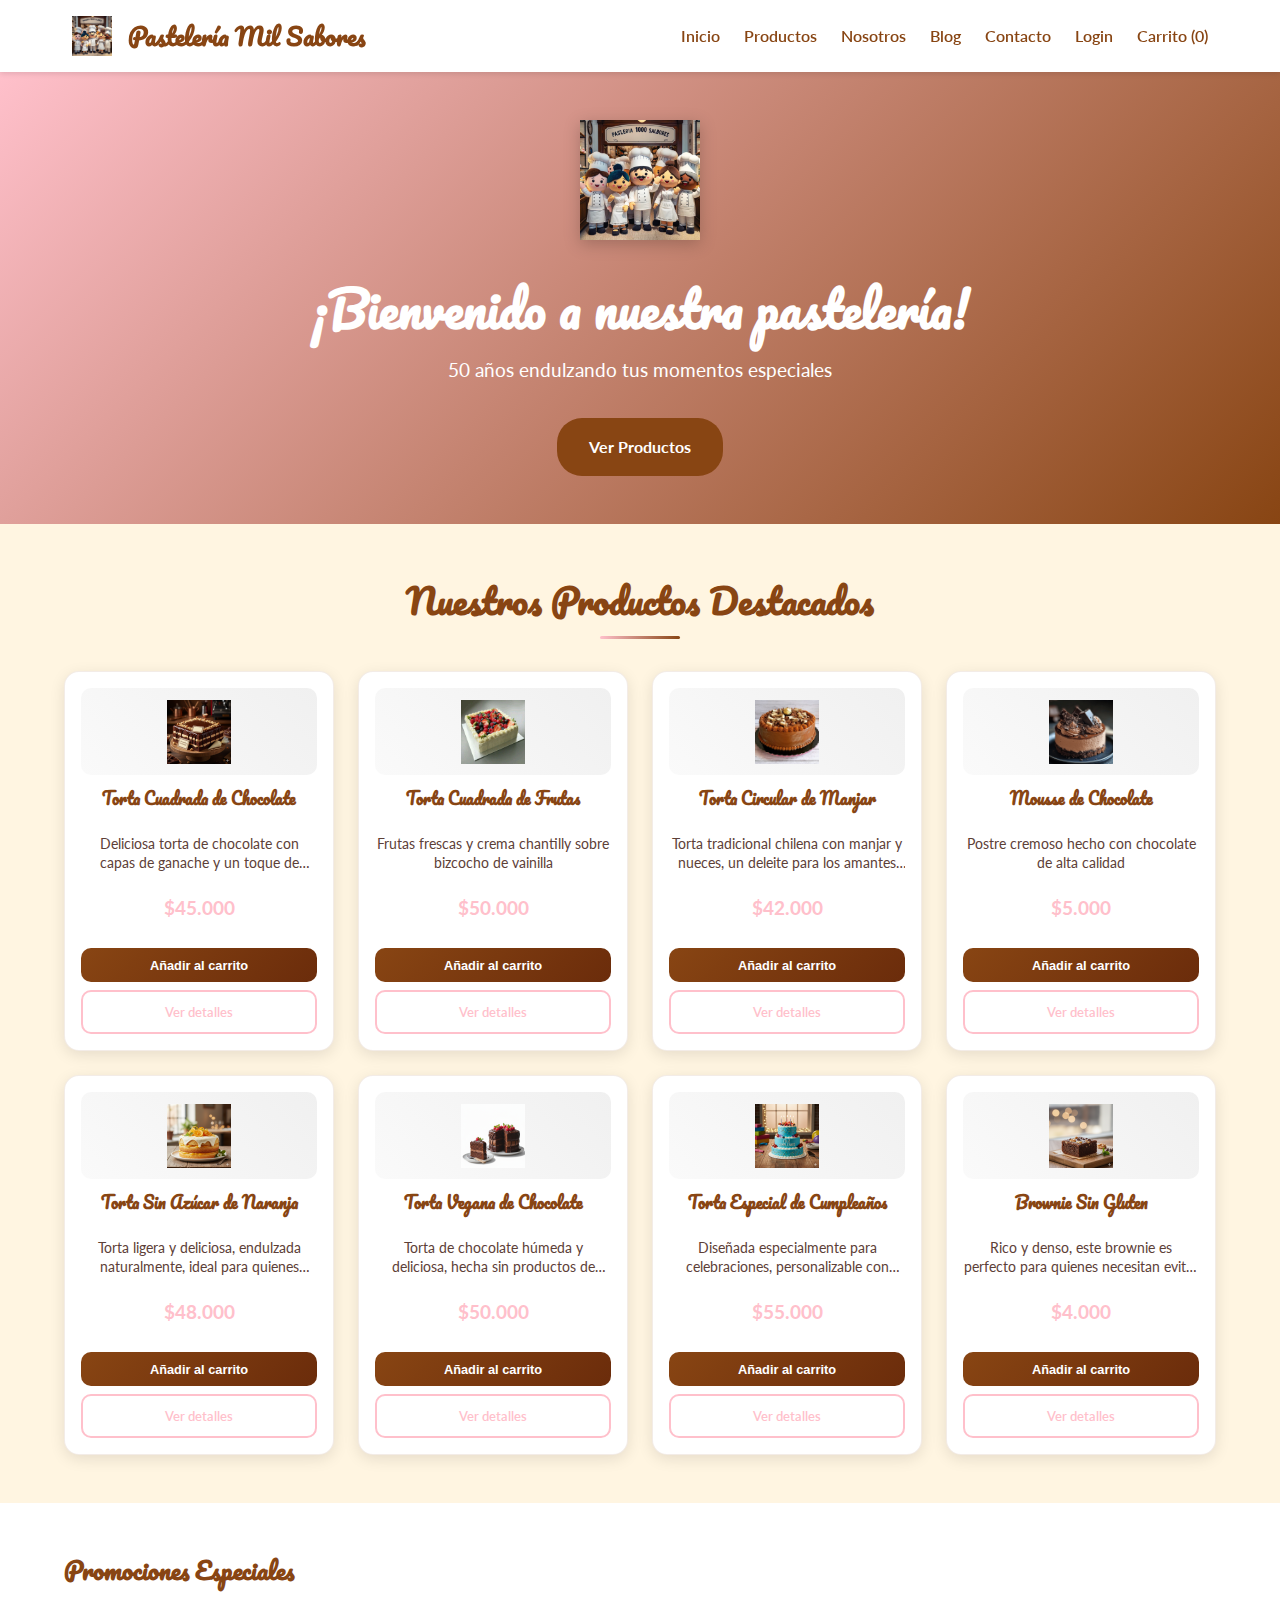
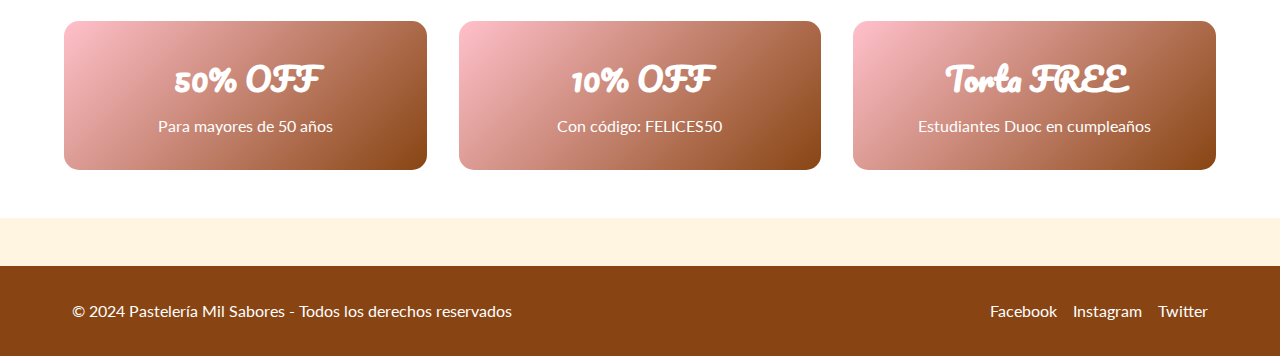
<file: index.html>
<!DOCTYPE html>
<html lang="es">
<head>
    <meta charset="UTF-8">
    <meta name="viewport" content="width=device-width, initial-scale=1.0">
    <title>Pastelería Mil Sabores - Inicio</title>
    <link rel="stylesheet" href="/assets/css_tienda/style.css">
    <link rel="stylesheet" href="/assets/css_tienda/productos.css">
    <link rel="stylesheet" href="/assets/css_tienda/productos-destacados.css">
    <link rel="stylesheet" href="/assets/css_tienda/responsive.css">
    <link href="https://fonts.googleapis.com/css2?family=Lato:wght@400;700&family=Pacifico&display=swap" rel="stylesheet">
</head>
<body>
    <header>
        <div class="header-container">
            <div class="logo-container">
                <img src="/assets/images/logo.png" alt="Pastelería Mil Sabores" class="logo">
                <h1>Pastelería Mil Sabores</h1>
            </div>
            <nav>
                <a href="/index.html">Inicio</a>
                <a href="/scr/tienda/productos.html">Productos</a>
                <a href="/scr/tienda/nosotros.html">Nosotros</a>
                <a href="/scr/tienda/blogs.html">Blog</a>
                <a href="/scr/tienda/contacto.html">Contacto</a>
                <a href="/scr/tienda/login.html">Login</a>
                <a href="/scr/tienda/carrito.html">Carrito (<span id="contador-carrito">0</span>)</a>
            </nav>
        </div>
    </header>

    <main>
        <section class="hero">
            <div class="hero-content">
                <div class="hero-logo">
                    <img src="/assets/images/logo.png" alt="Pastelería Mil Sabores" class="logo-hero">
                </div>
                <h2>¡Bienvenido a nuestra pastelería!</h2>
                <p>50 años endulzando tus momentos especiales</p>
                <a href="/scr/tienda/productos.html" class="btn-primary">Ver Productos</a>
            </div>
        </section>

        <section class="productos-destacados">
            <div class="container">
                <h2>Nuestros Productos Destacados</h2>
                <div id="productos-container" class="productos-grid"></div>
            </div>
        </section>

        <section class="promociones">
            <div class="container">
                <h2>Promociones Especiales</h2>
                <div class="promo-cards">
                    <div class="promo-card">
                        <h3>50% OFF</h3>
                        <p>Para mayores de 50 años</p>
                    </div>
                    <div class="promo-card">
                        <h3>10% OFF</h3>
                        <p>Con código: FELICES50</p>
                    </div>
                    <div class="promo-card">
                        <h3>Torta FREE</h3>
                        <p>Estudiantes Duoc en cumpleaños</p>
                    </div>
                </div>
            </div>
        </section>
    </main>

    <footer>
        <div class="footer-container">
            <p>&copy; 2024 Pastelería Mil Sabores - Todos los derechos reservados</p>
            <div class="social-links">
                <a href="#">Facebook</a>
                <a href="#">Instagram</a>
                <a href="#">Twitter</a>
            </div>
        </div>
    </footer>
    

    <script src="/assets/js_tienda/utils.js"></script>
    <script src="/assets/js_tienda/carrito.js"></script>
    <script src="/assets/js_tienda/productos-destacados.js"></script>
</body>
</html>
</file>
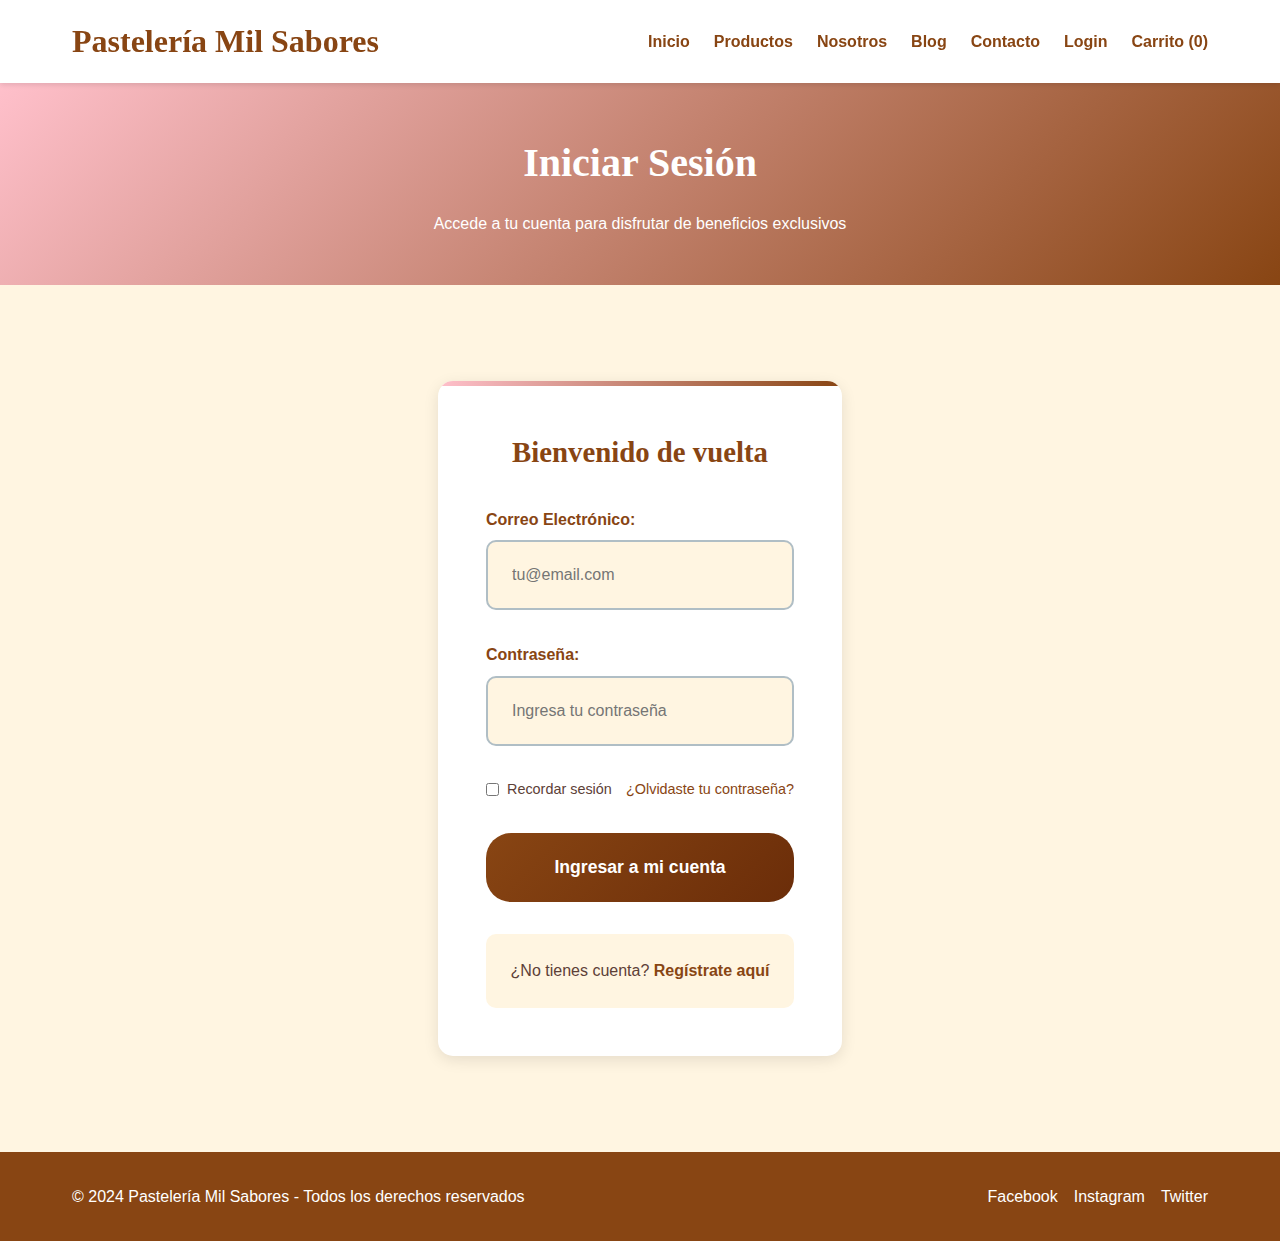
<file: scr/admin/admin.html>
<!DOCTYPE html>
<html lang="es">
<head>
  <meta charset="UTF-8">
  <title>Panel Administrativo - Mil Sabores</title>
  <link rel="stylesheet" href="/assets/css_admin/admin_estilos.css">
  <script src="/assets/js_admin/admin_script.js" defer></script>
</head>
<body>
  <div class="container">
    <nav>
    <div class="logo-section">
    <img src="/assets/images/logo.png" alt="Logo Mil Sabores" class="logo">
    <div class="user-info">
      <h2>Mil Sabores</h2>
      <ul>
        <li><a href="productos.html">📦 Productos</a></li>
        <li><a href="nuevo_producto.html">➕ Nuevo Producto</a></li>
        <li><a href="usuarios.html">👥 Usuarios</a></li>
        <li><a href="nuevo_usuario.html">➕ Nuevo Usuario</a></li>
      </ul>
    </nav>
    <main>
      <h1>Bienvenido al Panel Administrativo</h1>
      <p>Desde aquí puedes gestionar los productos y usuarios de la tienda Mil Sabores.</p>
    </main>
  </div>
</body>
</html>
</file>
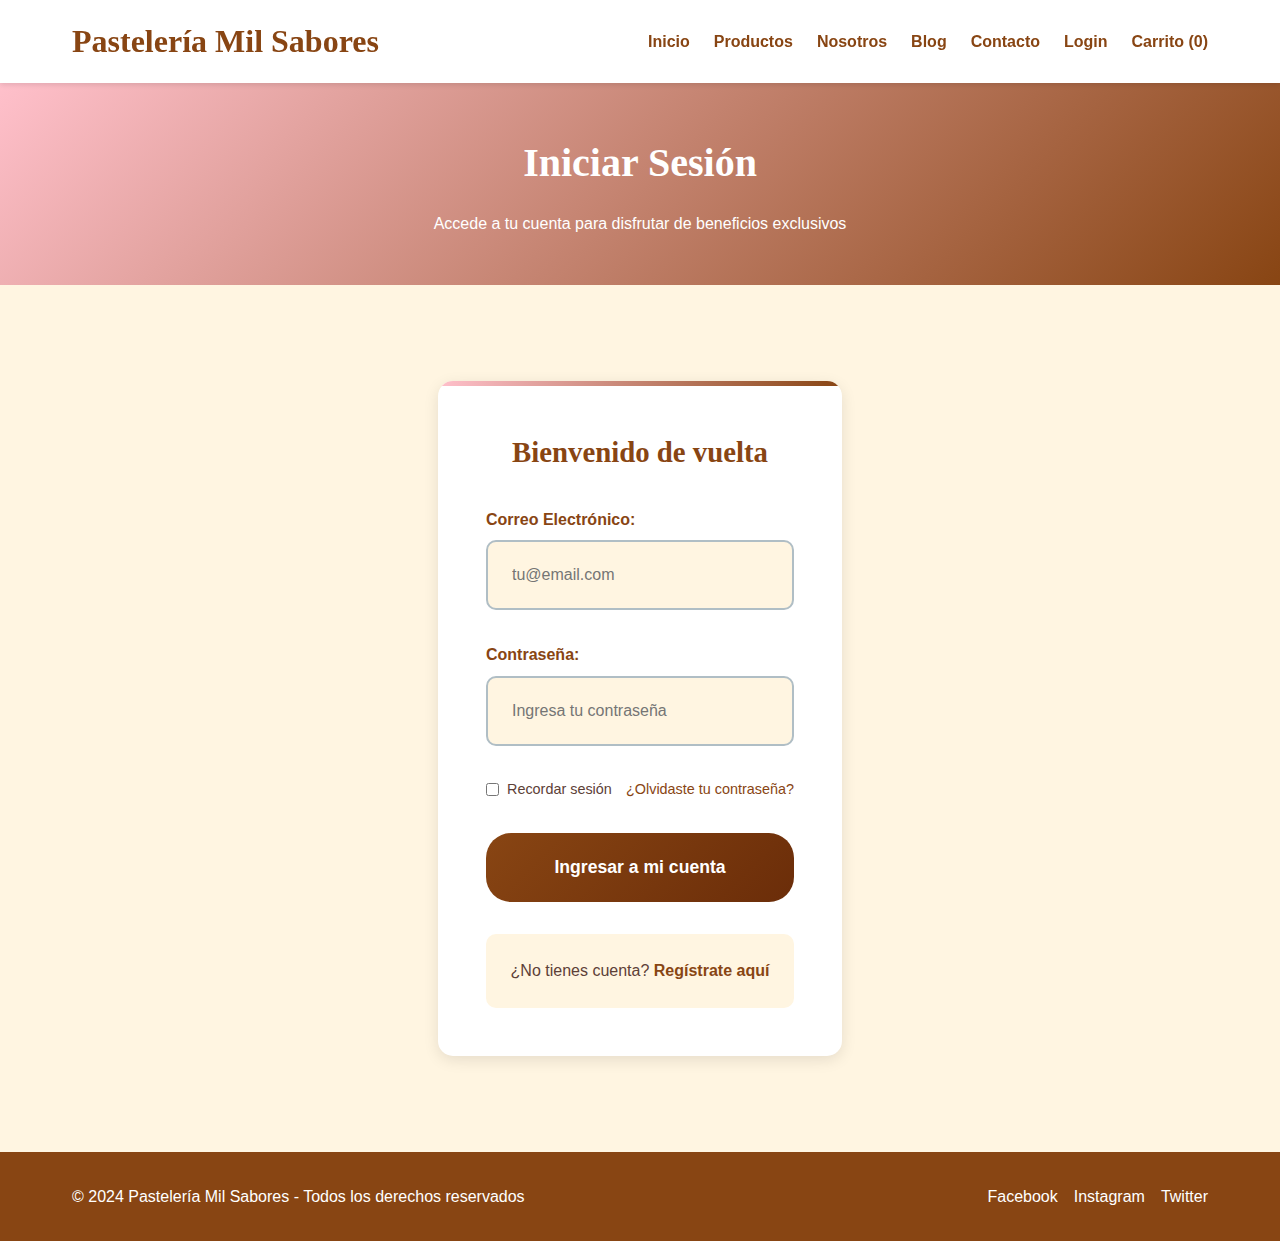
<file: scr/admin/nuevo_producto.html>
<!DOCTYPE html>
<html lang="es">
<head>
  <meta charset="UTF-8">
  <title>Nuevo Producto - Admin Mil Sabores</title>
  <link rel="stylesheet" href="/assets/css_admin/admin_estilos.css">
  <script src="/assets/js_admin/admin_script.js" defer></script>
</head>
<body>
  <div class="container">
    <nav>
      <h2>Mil Sabores</h2>
      <ul>
        <li><a href="productos.html">📦 Productos</a></li>
        <li><a href="nuevo_producto.html">➕ Nuevo Producto</a></li>
        <li><a href="usuarios.html">👥 Usuarios</a></li>
        <li><a href="nuevo_usuario.html">➕ Nuevo Usuario</a></li>
      </ul>
    </nav>
    <main>
      <h1>Crear Nuevo Producto</h1>
      <form id="formProducto">
        <label>Código del producto:</label>
        <input type="text" id="codigo" required minlength="3">

        <label>Nombre:</label>
        <input type="text" id="nombre" required maxlength="100">

        <label>Descripción:</label>
        <textarea id="descripcion" maxlength="500"></textarea>

        <label>Precio:</label>
        <input type="number" id="precio" required min="0" step="0.01">

        <label>Stock:</label>
        <input type="number" id="stock" required min="0" step="1">

        <label>Stock crítico (opcional):</label>
        <input type="number" id="stockCritico" min="0" step="1">

        <label>Categoría:</label>
        <select id="categoria" required>
          <option value="">Selecciona una categoría</option>
          <option value="TC">Tortas Cuadradas</option>
          <option value="TT">Tortas Circulares</option>
          <option value="PI">Postres Individuales</option>
          <option value="PSA">Productos Sin Azúcar</option>
          <option value="PT">Pastelería Tradicional</option>
          <option value="PG">Productos Sin Gluten</option>
          <option value="PV">Productos Veganos</option>
          <option value="TE">Tortas Especiales</option>
        </select>

        <label>Imagen (opcional):</label>
        <input type="file" id="imagen" accept="image/*">

        <button type="submit">Guardar Producto</button>
      </form>
    </main>
  </div>
</body>
</html>
</file>
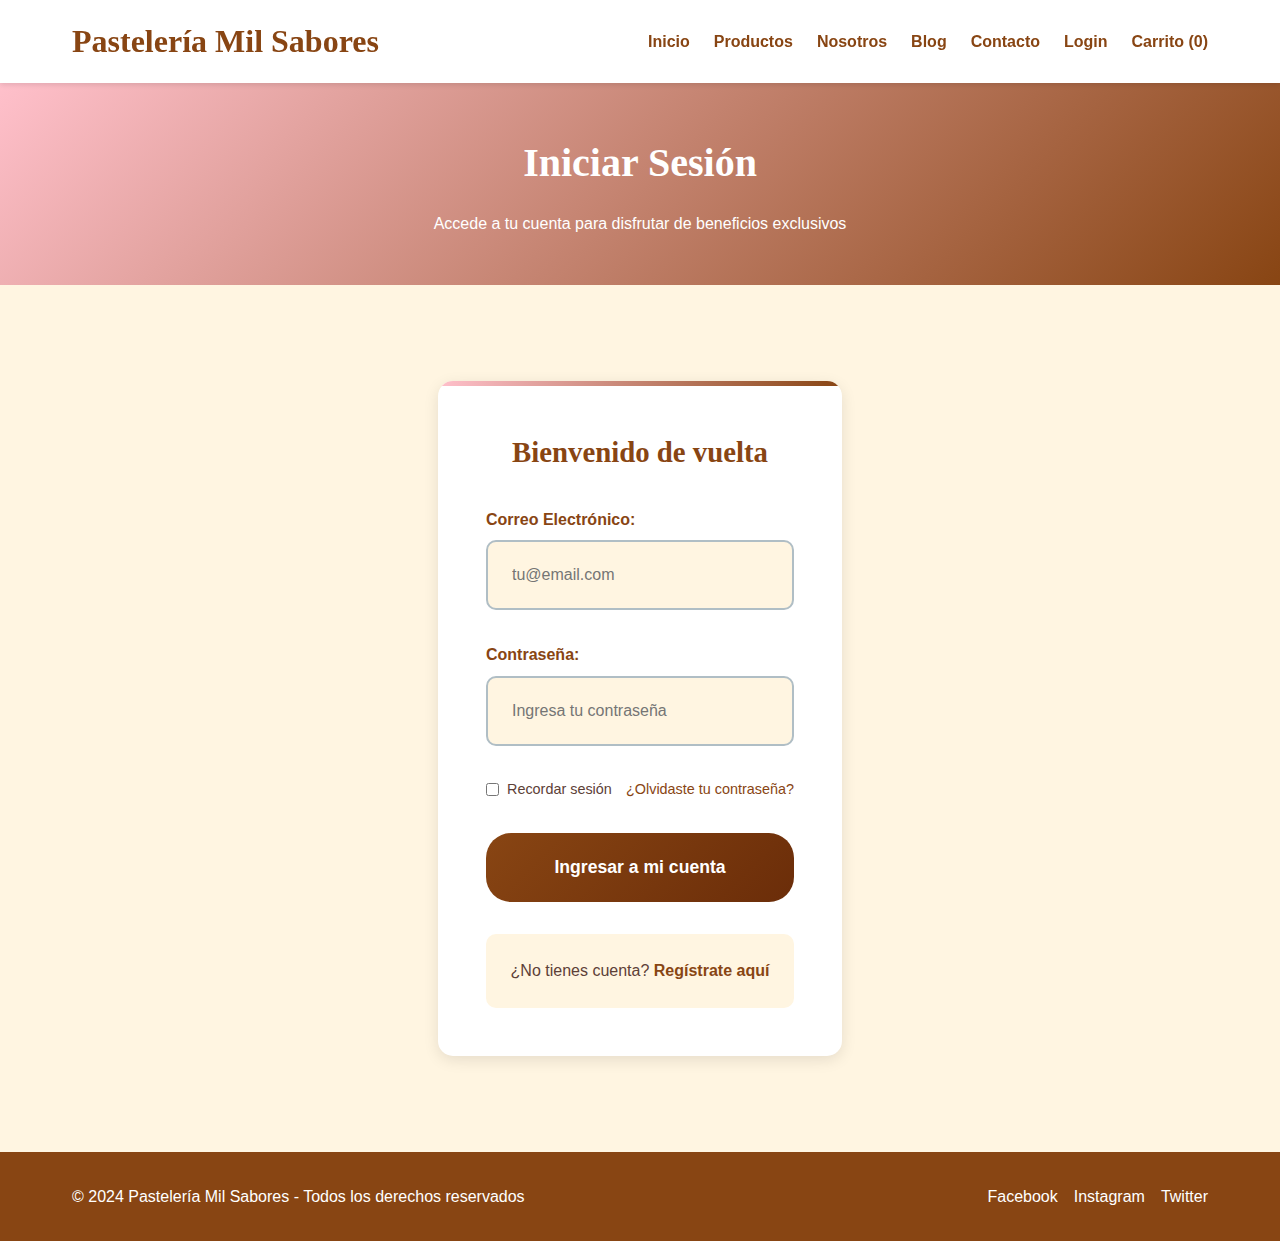
<file: scr/admin/nuevo_usuario.html>
<!DOCTYPE html>
<html lang="es">
<head>
  <meta charset="UTF-8">
  <title>Nuevo Usuario - Admin Mil Sabores</title>
  <link rel="stylesheet" href="../../assets/css_admin/admin_estilos.css">
  <script src="/assets/js_admin/admin_script.js" defer></script>
</head>
<body>
  <div class="container">
    <nav>
      <h2>Mil Sabores</h2>
      <ul>
        <li><a href="productos.html">📦 Productos</a></li>
        <li><a href="nuevo_producto.html">➕ Nuevo Producto</a></li>
        <li><a href="usuarios.html">👥 Usuarios</a></li>
        <li><a href="nuevo_usuario.html">➕ Nuevo Usuario</a></li>
      </ul>
    </nav>
    <main>
      <h1>Crear Nuevo Usuario</h1>
      <form id="formUsuario">
        <label for="run">RUN:</label>
        <input type="text" id="run" name="run" required>
        <div class="error" id="errorRun"></div>

        <label for="nombre">Nombre:</label>
        <input type="text" id="nombre" name="nombre" maxlength="50" required>

        <label for="apellido">Apellido:</label>
        <input type="text" id="apellido" name="apellido" maxlength="100" required>

        <label for="correo">Correo electrónico:</label>
        <input type="email" id="correo" name="correo" maxlength="100" required>
        <div class="error" id="errorCorreo"></div>

        <label for="tipo">Tipo de usuario:</label>
        <select id="tipo" name="tipo" required>
          <option value="">Seleccione</option>
          <option value="Administrador">Administrador</option>
          <option value="Vendedor">Vendedor</option>
          <option value="Cliente">Cliente</option>
        </select>

        <label for="region">Región:</label>
        <select id="region" name="region" required>
          <option value="">Seleccione región</option>
          <option value="Metropolitana">Metropolitana</option>
          <option value="Valparaíso">Valparaíso</option>
          <option value="Biobío">Biobío</option>
        </select>

        <label for="comuna">Comuna:</label>
        <select id="comuna" name="comuna" required>
          <option value="">Seleccione comuna</option>
        </select>

        <label for="direccion">Dirección:</label>
        <input type="text" id="direccion" name="direccion" maxlength="300" required>

        <button type="submit">Guardar Usuario</button>
      </form>
    </main>
  </div>
</body>
</html>
</file>
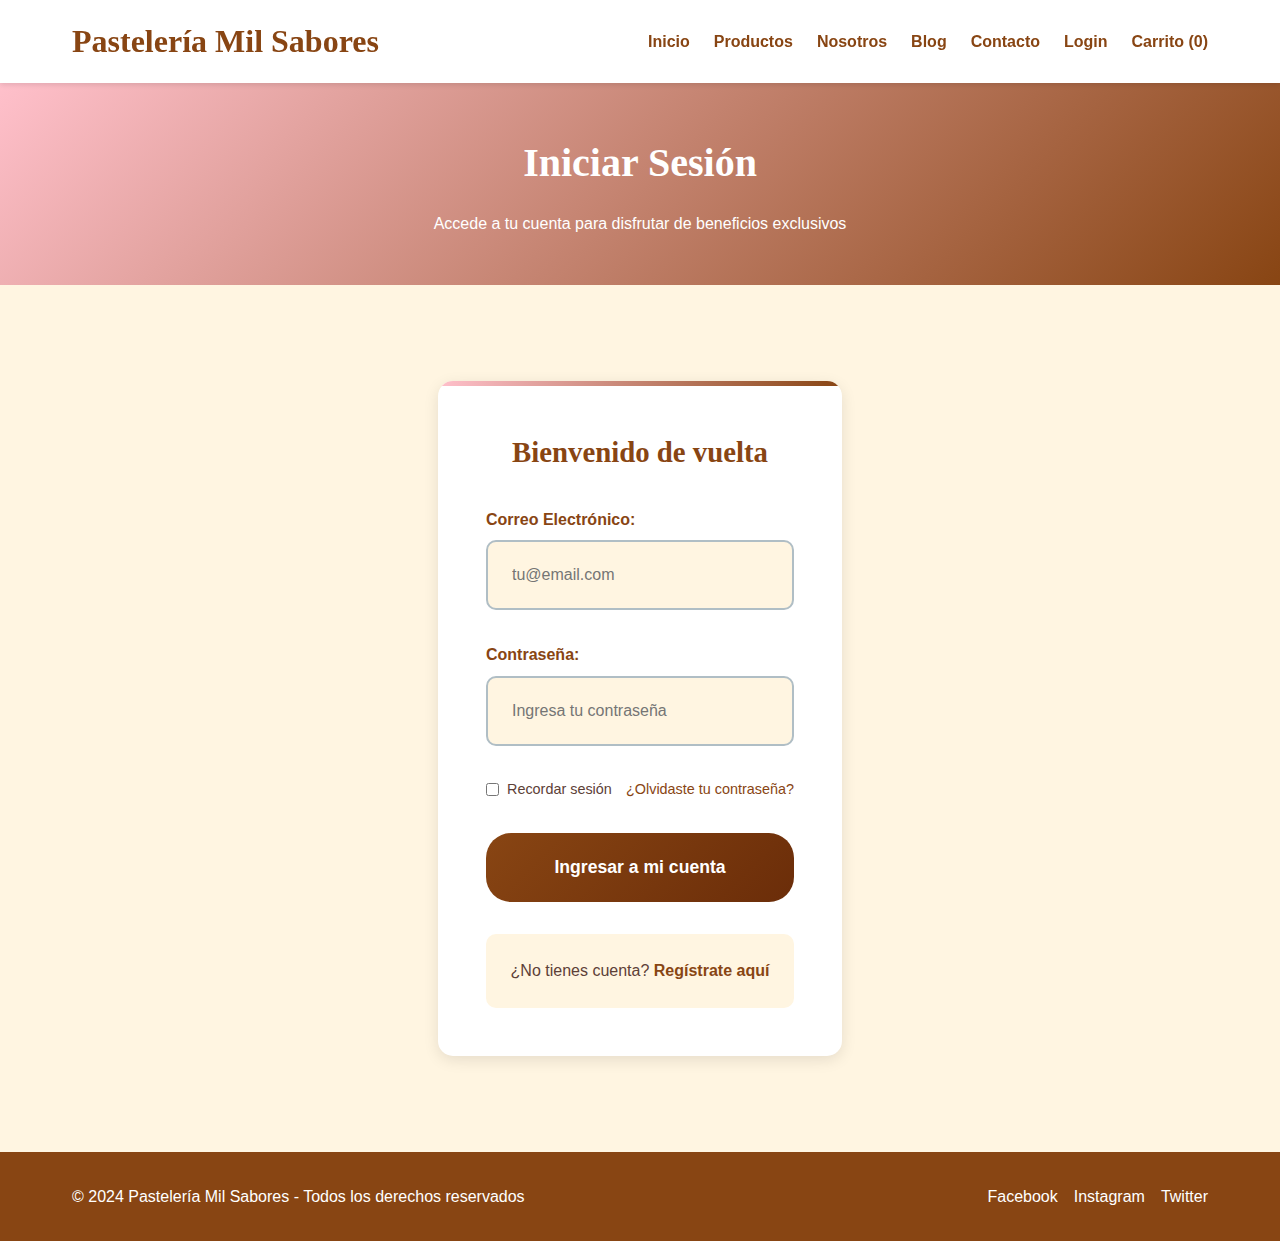
<file: scr/admin/productos.html>
<!DOCTYPE html>
<html lang="es">
<head>
  <meta charset="UTF-8">
  <title>Listado de Productos - Admin Mil Sabores</title>
  <link rel="stylesheet" href="/assets/css_admin/admin_estilos.css">
  <script src="/assets/js_admin/admin_script.js" defer></script>
</head>
<body>
  <div class="container">
    <nav>
      <h2>Mil Sabores</h2>
      <ul>
        <li><a href="productos.html">📦 Productos</a></li>
        <li><a href="nuevo_producto.html">➕ Nuevo Producto</a></li>
        <li><a href="usuarios.html">👥 Usuarios</a></li>
        <li><a href="nuevo_usuario.html">➕ Nuevo Usuario</a></li>
      </ul>
    </nav>
    <main>
      <h1>Listado de Productos</h1>
      <table>
        <thead>
          <tr>
            <th>Código</th>
            <th>Nombre</th>
            <th>Precio</th>
            <th>Stock</th>
            <th>Categoría</th>
            <th>Acciones</th>
          </tr>
        </thead>
        <tbody id="tablaProductos">
          <!-- Se llena con JS -->
        </tbody>
      </table>
    </main>
  </div>
</body>
</html>
</file>
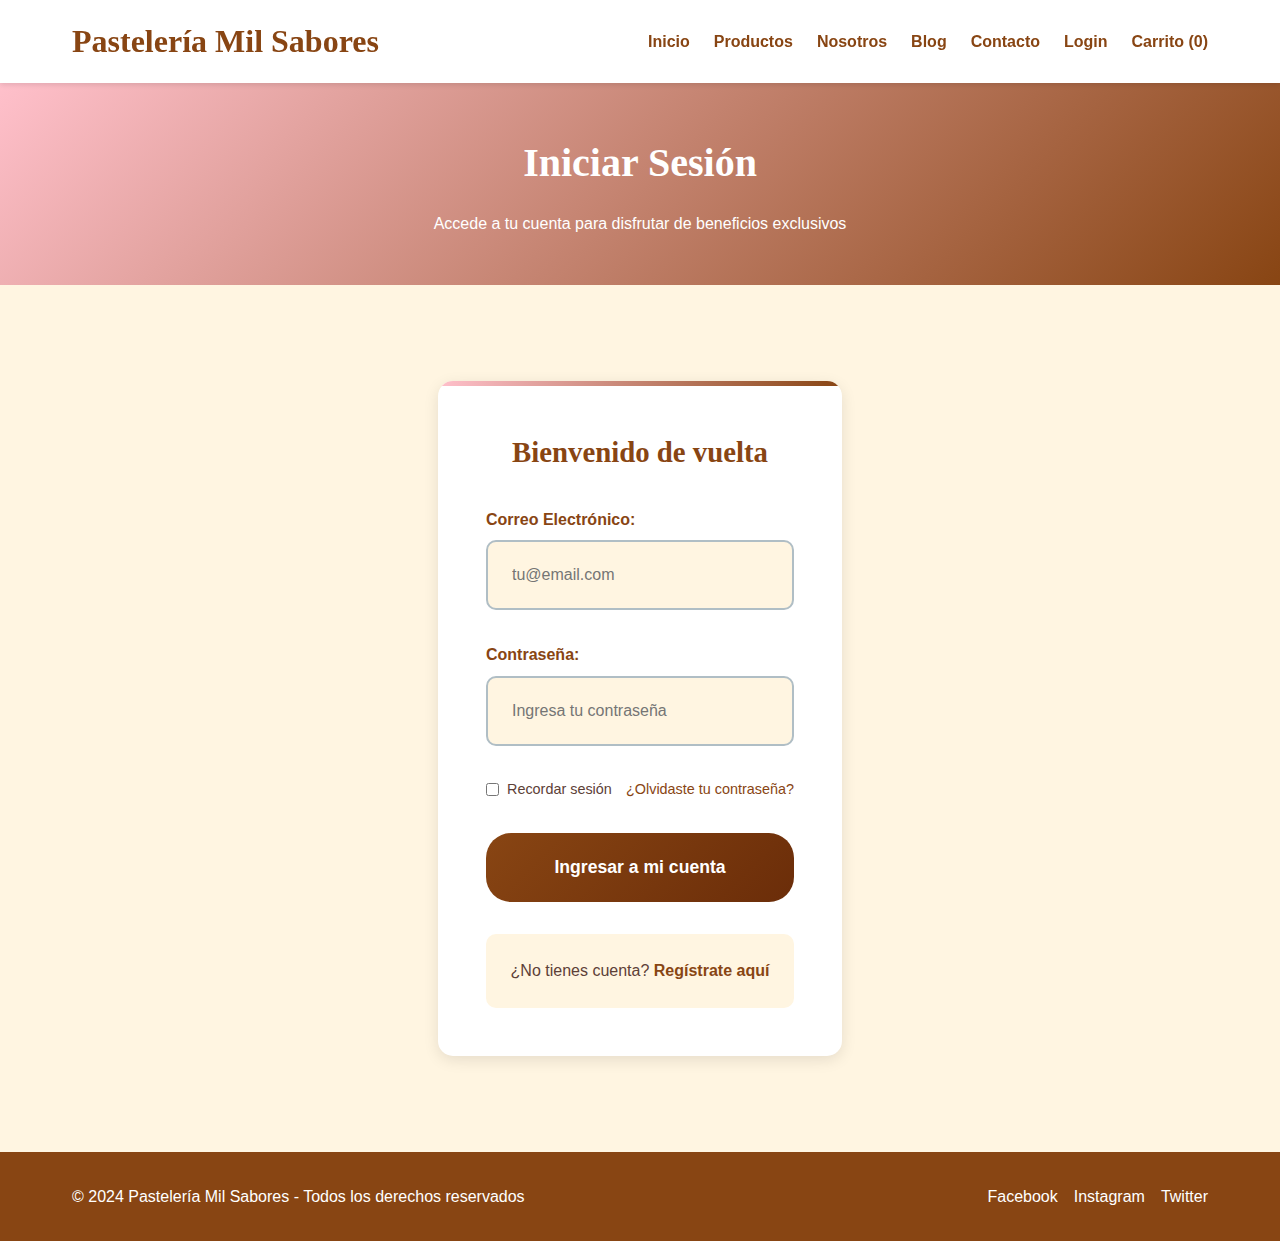
<file: scr/admin/usuarios.html>
<!DOCTYPE html>
<html lang="es">
<head>
  <meta charset="UTF-8">
  <title>Listado de Usuarios - Admin Mil Sabores</title>
  <link rel="stylesheet" href="../../assets/css_admin/admin_estilos.css">
  <script src="/assets/js_admin/admin_script.js" defer></script>
</head>
<body>
  <div class="container">
    <nav>
      <h2>Mil Sabores</h2>
      <ul>
        <li><a href="productos.html">📦 Productos</a></li>
        <li><a href="nuevo_producto.html">➕ Nuevo Producto</a></li>
        <li><a href="usuarios.html">👥 Usuarios</a></li>
        <li><a href="nuevo_usuario.html">➕ Nuevo Usuario</a></li>
      </ul>
    </nav>
    <main>
      <h1>Listado de Usuarios</h1>
      

      
      <table>
        <thead>
          <tr>
            <th>RUN</th>
            <th>Nombre</th>
            <th>Correo</th>
            <th>Tipo</th>
            <th>Acciones</th>
          </tr>
        </thead>
        <tbody id="tablaUsuarios">
          <!-- Se llena con JS -->
        </tbody>
      </table>
    </main>
  </div>
</body>
</html>
</file>
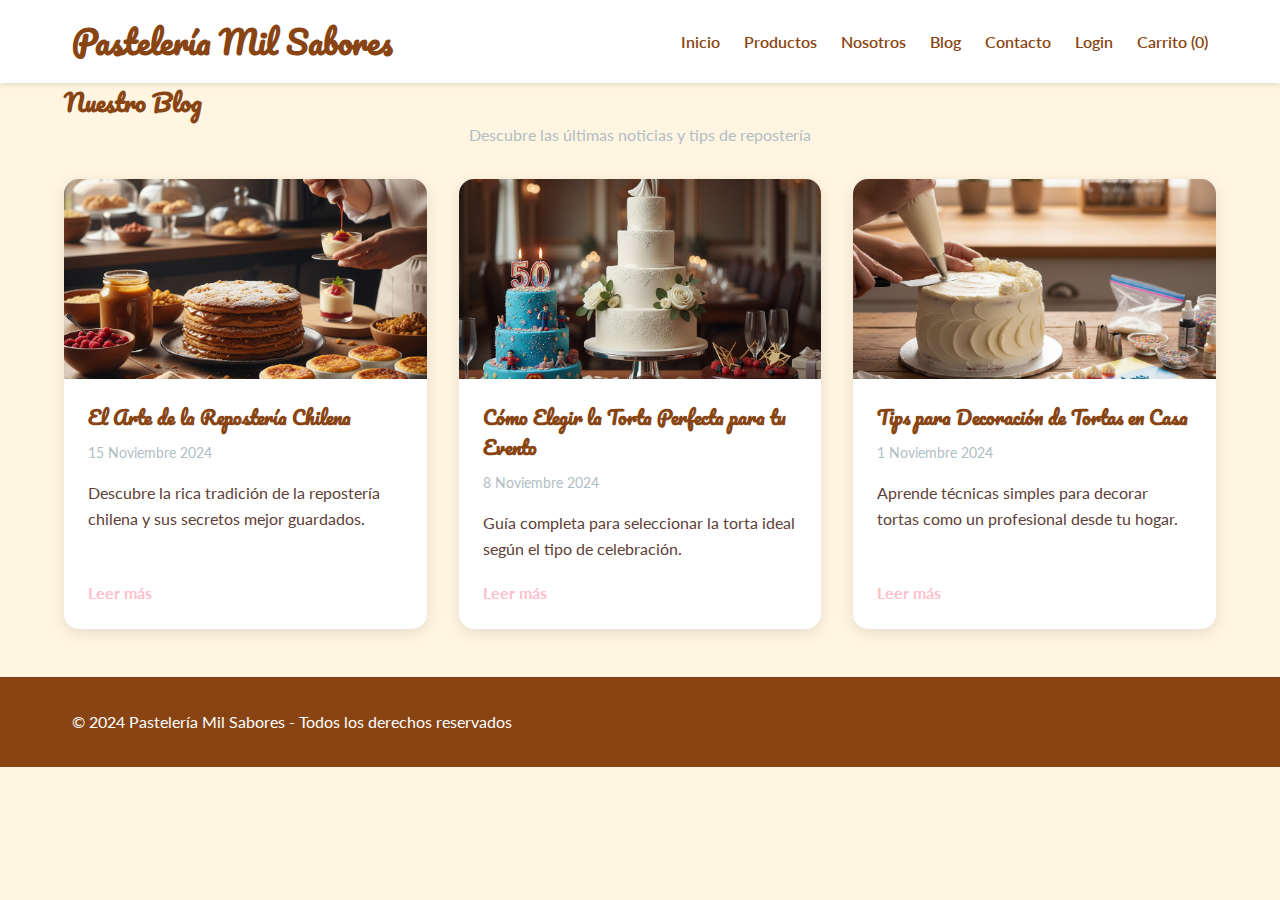
<file: scr/tienda/blogs.html>
<!DOCTYPE html>
<html lang="es">
<head>
    <meta charset="UTF-8">
    <meta name="viewport" content="width=device-width, initial-scale=1.0">
    <title>Blog - Pastelería Mil Sabores</title>
    <link rel="icon" type="image/png" href="assets/images/icon.png">
    <link rel="stylesheet" href="/assets/css_tienda/style.css">
    <link rel="stylesheet" href="/assets/css_tienda/blogs.css">
    <link rel="stylesheet" href="/assets/css_tienda/responsive.css">
    <link href="https://fonts.googleapis.com/css2?family=Lato:wght@400;700&family=Pacifico&display=swap" rel="stylesheet">
</head>
<body>
    <header>
        <div class="header-container">
            <h1>Pastelería Mil Sabores</h1>
            <nav>
                <a href="/index.html">Inicio</a>
                <a href="/scr/tienda/productos.html">Productos</a>
                <a href="/scr/tienda/nosotros.html">Nosotros</a>
                <a href="/scr/tienda/blogs.html">Blog</a>
                <a href="/scr/tienda/contacto.html">Contacto</a>
                <a href="/scr/tienda/login.html">Login</a>
                <a href="/scr/tienda/carrito.html">Carrito (<span id="contador-carrito">0</span>)</a>
            </nav>
        </div>
    </header>

    <main>
        <div class="container">
            <h2>Nuestro Blog</h2>
            <p class="blog-subtitle">Descubre las últimas noticias y tips de repostería</p>
            
            <div class="blog-grid" id="blog-container">
                <!-- Los blogs se cargan dinámicamente -->
            </div>
        </div>
    </main>

    <footer>
        <div class="footer-container">
            <p>&copy; 2024 Pastelería Mil Sabores - Todos los derechos reservados</p>
        </div>
    </footer>

    <script src="/assets/js_tienda/utils.js"></script>
    <script src="/assets/js_tienda/carrito.js"></script>
    <script src="/assets/js_tienda/blogs.js"></script>
</body>
</html>
</file>
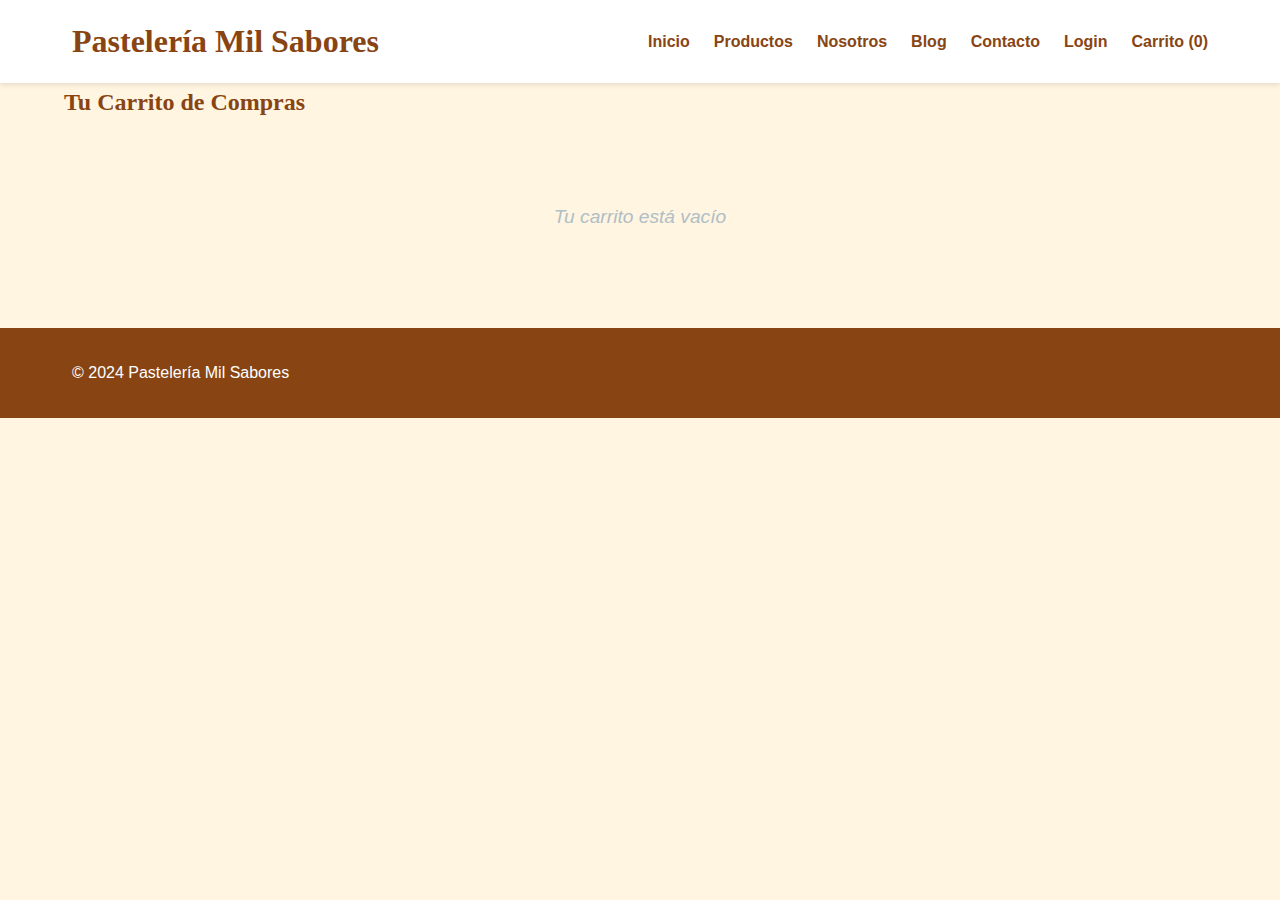
<file: scr/tienda/carrito.html>
<!DOCTYPE html>
<html lang="es">
<head>
    <meta charset="UTF-8">
    <meta name="viewport" content="width=device-width, initial-scale=1.0">
    <title>Carrito - Pastelería Mil Sabores</title>
    <link rel="icon" type="image/png" href="assets/images/icon.png">
    <link rel="stylesheet" href="/assets/css_tienda/style.css">
    <link rel="stylesheet" href="/assets/css_tienda/responsive.css">
    <link rel="stylesheet" href="/assets/css_tienda/carrito.css">
</head>
<body>
    <header>
        <div class="header-container">
            <h1>Pastelería Mil Sabores</h1>
            <nav>
                <a href="/index.html">Inicio</a>
                <a href="/scr/tienda/productos.html">Productos</a>
                <a href="/scr/tienda/nosotros.html">Nosotros</a>
                <a href="/scr/tienda/blogs.html">Blog</a>
                <a href="/scr/tienda/contacto.html">Contacto</a>
                <a href="/scr/tienda/login.html">Login</a>
                <a href="/scr/tienda/carrito.html">Carrito (<span id="contador-carrito">0</span>)</a>
            </nav>
        </div>
    </header>

    <main>
        <div class="container">
            <h2>Tu Carrito de Compras</h2>
            
            <div id="carrito-container">
                <p class="carrito-vacio">Tu carrito está vacío</p>
            </div>
            
            <div id="total-container" style="display: none;">
                <div class="resumen-compra">
                    <h3>Resumen de tu compra</h3>
                    <div class="resumen-detalle">
                        <p>Subtotal: <span id="subtotal-precio">$0</span></p>
                        <p>Descuentos: <span id="descuento-precio">$0</span></p>
                        <p class="total-final">Total: <span id="total-precio">$0</span></p>
                    </div>
                    <div class="carrito-acciones">
                        <button onclick="procesarCompra()" class="btn-primary">Finalizar Compra</button>
                        <button onclick="vaciarCarrito()" class="btn-secondary">Vaciar Carrito</button>
                    </div>
                </div>
            </div>
        </div>
    </main>

    <footer>
        <div class="footer-container">
            <p>&copy; 2024 Pastelería Mil Sabores</p>
        </div>
    </footer>

    <script src="/assets/js_tienda/carrito.js"></script>
    <script src="/assets/js_tienda/utils.js"></script>
</body>
</html>
</file>
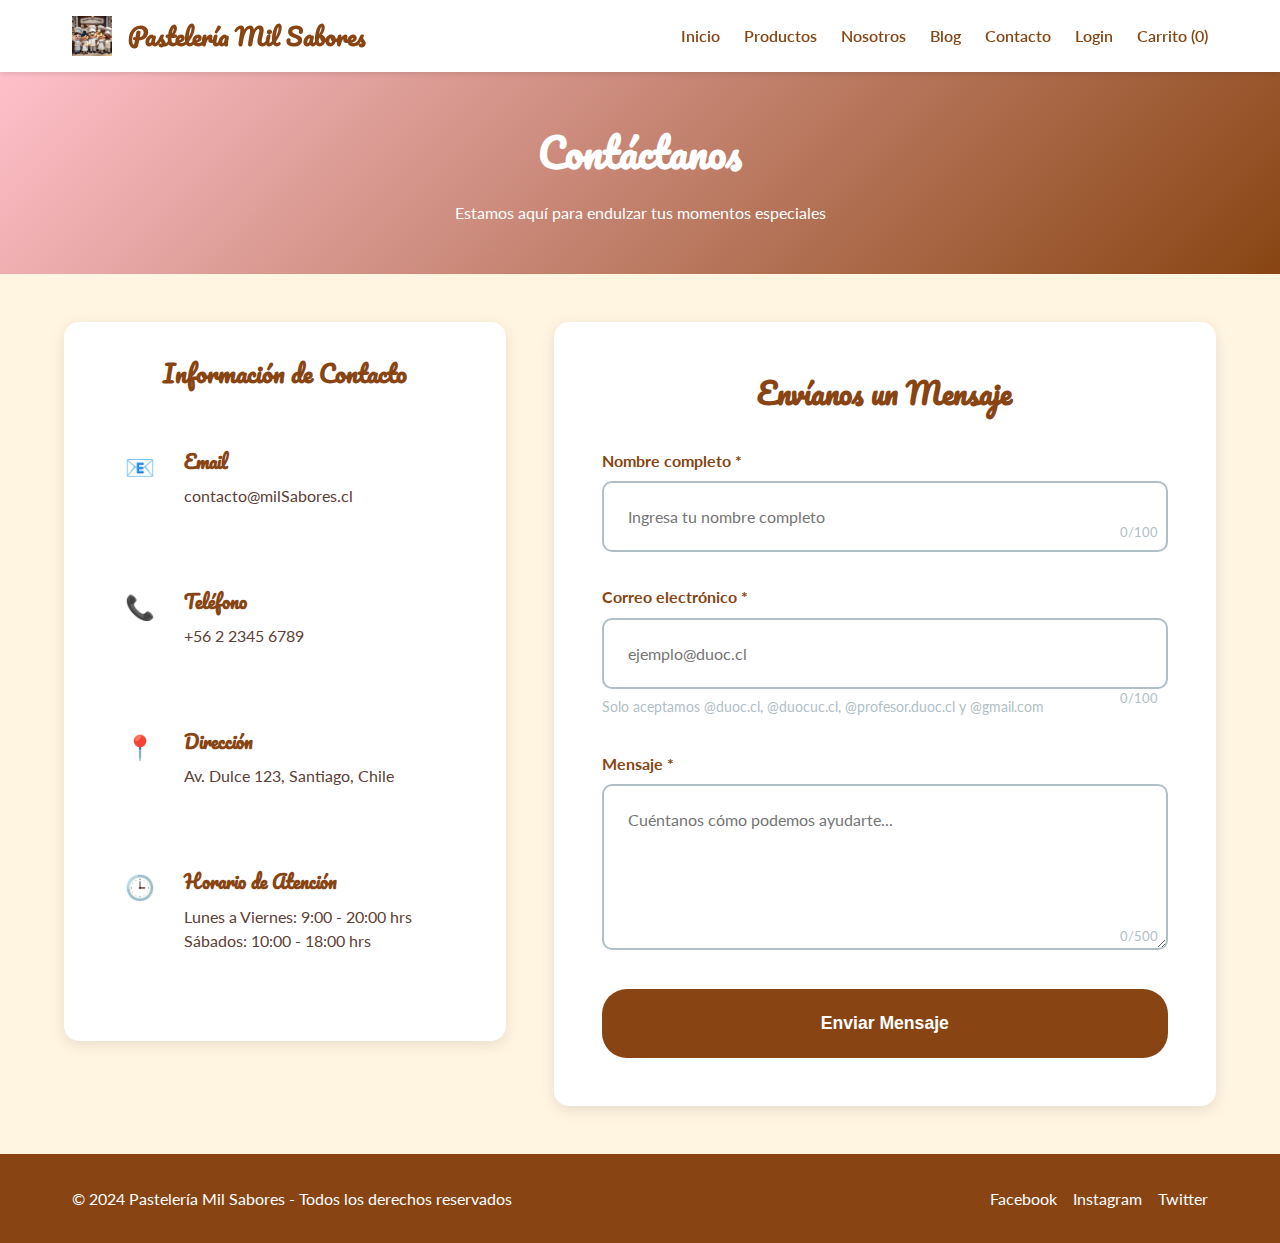
<file: scr/tienda/contacto.html>
<!DOCTYPE html>
<html lang="es">
<head>
    <meta charset="UTF-8">
    <meta name="viewport" content="width=device-width, initial-scale=1.0">
    <title>Contacto - Pastelería Mil Sabores</title>
    <link rel="icon" type="image/png" href="assets/images/icon.png">
    <link rel="stylesheet" href="/assets/css_tienda/style.css">
    <link rel="stylesheet" href="/assets/css_tienda/contacto.css">
    <link rel="stylesheet" href="/assets/css_tienda/responsive.css">
    <link href="https://fonts.googleapis.com/css2?family=Lato:wght@400;700&family=Pacifico&display=swap" rel="stylesheet">
</head>
<body>
    <header>
        <div class="header-container">
            <div class="logo-container">
                <img src="/assets/images/logo.png" alt="Pastelería Mil Sabores" class="logo">
                <h1>Pastelería Mil Sabores</h1>
            </div>
            <nav>
                <a href="/index.html">Inicio</a>
                <a href="/scr/tienda/productos.html">Productos</a>
                <a href="/scr/tienda/nosotros.html">Nosotros</a>
                <a href="/scr/tienda/blogs.html">Blog</a>
                <a href="/scr/tienda/contacto.html" class="active">Contacto</a>
                <a href="/scr/tienda/login.html">Login</a>
                <a href="/scr/tienda/carrito.html">Carrito (<span id="contador-carrito">0</span>)</a>
            </nav>
        </div>
    </header>

    <main>
        <section class="hero-contacto">
            <div class="container">
                <h2>Contáctanos</h2>
                <p>Estamos aquí para endulzar tus momentos especiales</p>
            </div>
        </section>

        <div class="container">
            <div class="contacto-grid">
                <div class="contacto-info">
                    <h3>Información de Contacto</h3>
                    <div class="contacto-item">
                        <div class="contacto-icon">📧</div>
                        <div>
                            <h4>Email</h4>
                            <p>contacto@milSabores.cl</p>
                        </div>
                    </div>
                    <div class="contacto-item">
                        <div class="contacto-icon">📞</div>
                        <div>
                            <h4>Teléfono</h4>
                            <p>+56 2 2345 6789</p>
                        </div>
                    </div>
                    <div class="contacto-item">
                        <div class="contacto-icon">📍</div>
                        <div>
                            <h4>Dirección</h4>
                            <p>Av. Dulce 123, Santiago, Chile</p>
                        </div>
                    </div>
                    <div class="contacto-item">
                        <div class="contacto-icon">🕒</div>
                        <div>
                            <h4>Horario de Atención</h4>
                            <p>Lunes a Viernes: 9:00 - 20:00 hrs<br>
                               Sábados: 10:00 - 18:00 hrs</p>
                        </div>
                    </div>
                </div>

                <div class="form-container contacto-form">
                    <h3>Envíanos un Mensaje</h3>
                    <form id="formulario-contacto" onsubmit="return validarContacto(this)">
                        <div class="form-group">
                            <label for="nombre">Nombre completo *</label>
                            <input type="text" id="nombre" name="nombre" required maxlength="100" 
                                   placeholder="Ingresa tu nombre completo">
                            <span class="contador-caracteres"><span id="contador-nombre">0</span>/100</span>
                        </div>
                        
                        <div class="form-group">
                            <label for="email">Correo electrónico *</label>
                            <input type="email" id="email" name="email" required maxlength="100" 
                                   placeholder="ejemplo@duoc.cl">
                            <small>Solo aceptamos @duoc.cl, @duocuc.cl, @profesor.duoc.cl y @gmail.com</small>
                            <span class="contador-caracteres"><span id="contador-email">0</span>/100</span>
                        </div>
                        
                        <div class="form-group">
                            <label for="comentario">Mensaje *</label>
                            <textarea id="comentario" name="comentario" rows="6" required maxlength="500" 
                                      placeholder="Cuéntanos cómo podemos ayudarte..."></textarea>
                            <span class="contador-caracteres"><span id="contador-comentario">0</span>/500</span>
                        </div>
                        
                        <button type="submit" class="btn-primary btn-enviar">
                            <span class="btn-text">Enviar Mensaje</span>
                            <span class="btn-loading" style="display: none;">Enviando...</span>
                        </button>
                    </form>
                </div>
            </div>
        </div>
    </main>

    <footer>
        <div class="footer-container">
            <p>&copy; 2024 Pastelería Mil Sabores - Todos los derechos reservados</p>
            <div class="social-links">
                <a href="#">Facebook</a>
                <a href="#">Instagram</a>
                <a href="#">Twitter</a>
            </div>
        </div>
    </footer>

    <script src="/assets/js_tienda/utils.js"></script>
    <script src="/assets/js_tienda/validaciones.js"></script>
    <script src="/assets/js_tienda/carrito.js"></script>
    <script src="/assets/js_tienda/contacto.js"></script>
</body>
</html>
</file>
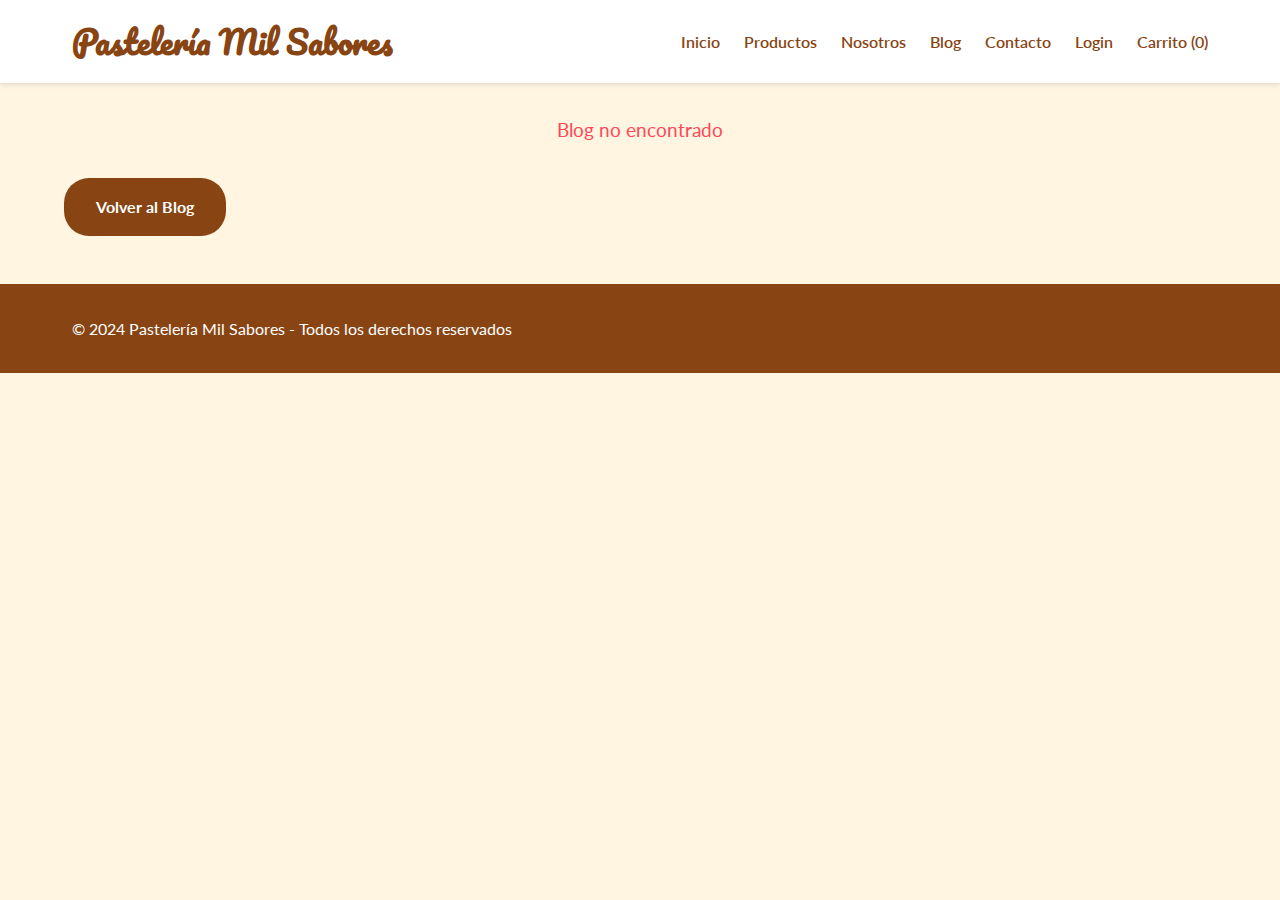
<file: scr/tienda/detalle-blog.html>
<!DOCTYPE html>
<html lang="es">
<head>
    <meta charset="UTF-8">
    <meta name="viewport" content="width=device-width, initial-scale=1.0">
    <title>Detalle Blog - Pastelería Mil Sabores</title>
    <link rel="icon" type="image/png" href="assets/images/icon.png">
    <link rel="stylesheet" href="/assets/css_tienda/style.css">
    <link rel="stylesheet" href="/assets/css_tienda/detalle-blog.css">
    <link rel="stylesheet" href="/assets/css_tienda/responsive.css">
    <link href="https://fonts.googleapis.com/css2?family=Lato:wght@400;700&family=Pacifico&display=swap" rel="stylesheet">
</head>
<body>
    <header>
        <div class="header-container">
            <h1>Pastelería Mil Sabores</h1>
            <nav>
                <a href="/index.html">Inicio</a>
                <a href="/scr/tienda/productos.html">Productos</a>
                <a href="/scr/tienda/nosotros.html">Nosotros</a>
                <a href="/scr/tienda/blogs.html">Blog</a>
                <a href="/scr/tienda/contacto.html">Contacto</a>
                <a href="/scr/tienda/login.html">Login</a>
                <a href="/scr/tienda/carrito.html">Carrito (<span id="contador-carrito">0</span>)</a>
            </nav>
        </div>
    </header>

    <main>
        <div class="container">
            <div id="detalle-blog">
                <!-- El contenido se carga dinámicamente -->
            </div>
        </div>
    </main>

    <footer>
        <div class="footer-container">
            <p>&copy; 2024 Pastelería Mil Sabores - Todos los derechos reservados</p>
        </div>
    </footer>

    <script src="/assets/js_tienda/utils.js"></script>
    <script src="/assets/js_tienda/carrito.js"></script>
    <script src="/assets/js_tienda/detalle-blog.js"></script>
</body>
</html>
</file>
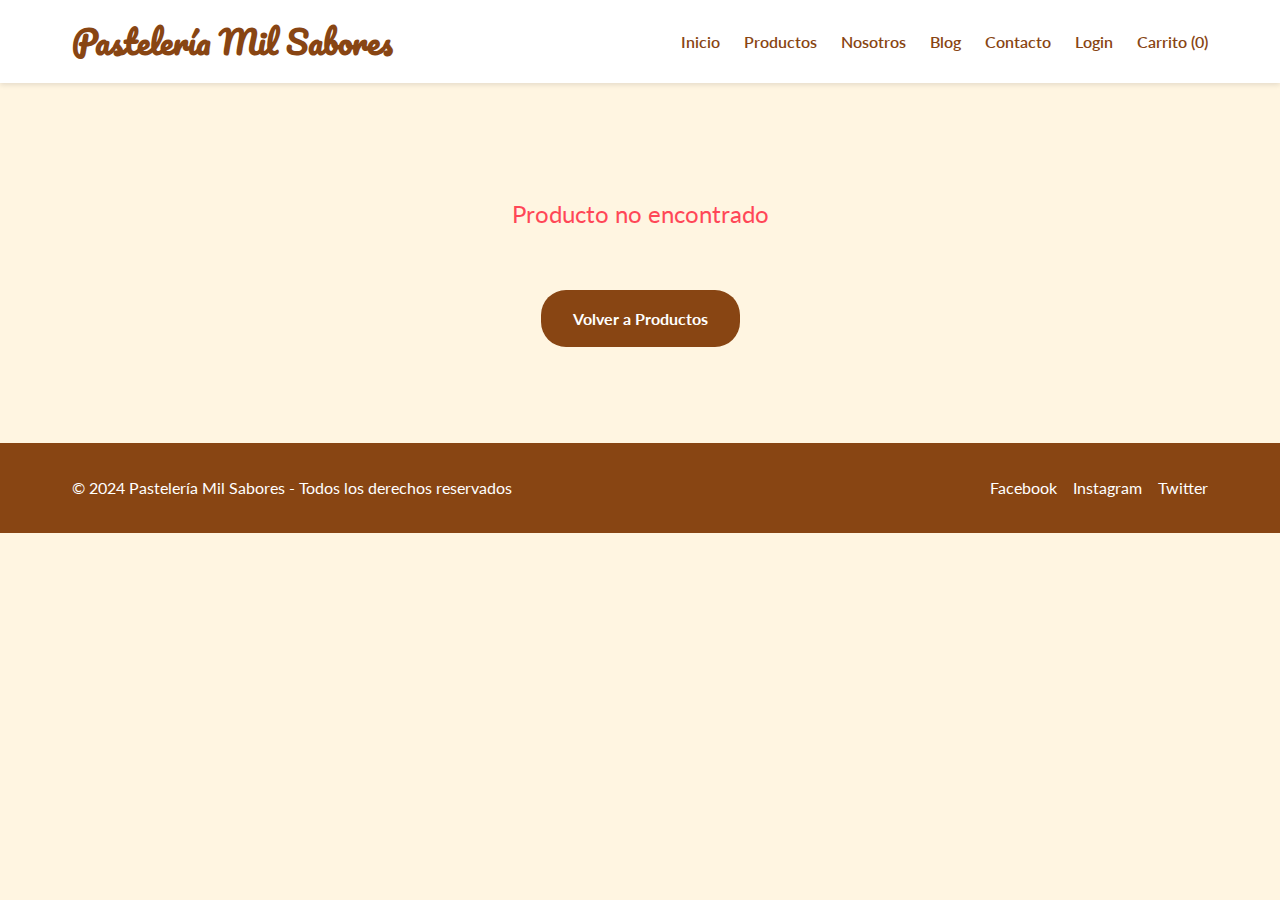
<file: scr/tienda/detalle-producto.html>
<!DOCTYPE html>
<html lang="es">
<head>
    <meta charset="UTF-8">
    <meta name="viewport" content="width=device-width, initial-scale=1.0">
    <title>Detalle Producto - Pastelería Mil Sabores</title>
    <link rel="icon" type="image/png" href="assets/images/icon.png">
    <link rel="stylesheet" href="/assets/css_tienda/style.css">
    <link rel="stylesheet" href="/assets/css_tienda/detalle-producto.css">
    <link rel="stylesheet" href="/assets/css_tienda/responsive.css">
    <link href="https://fonts.googleapis.com/css2?family=Lato:wght@400;700&family=Pacifico&display=swap" rel="stylesheet">
</head>
<body>
    <header>
        <div class="header-container">
            <h1>Pastelería Mil Sabores</h1>
            <nav>
                <a href="/index.html">Inicio</a>
                <a href="/scr/tienda/productos.html">Productos</a>
                <a href="/scr/tienda/nosotros.html">Nosotros</a>
                <a href="/scr/tienda/blogs.html">Blog</a>
                <a href="/scr/tienda/contacto.html">Contacto</a>
                <a href="/scr/tienda/login.html">Login</a>
                <a href="/scr/tienda/carrito.html">Carrito (<span id="contador-carrito">0</span>)</a>
            </nav>
        </div>
    </header>

    <main>
        <div class="container">
            <div id="detalle-producto" class="producto-detalle">
                <!-- El contenido se carga dinámicamente con JavaScript -->
            </div>
        </div>
    </main>

   <footer>
        <div class="footer-container">
            <p>&copy; 2024 Pastelería Mil Sabores - Todos los derechos reservados</p>
            <div class="social-links">
                <a href="#">Facebook</a>
                <a href="#">Instagram</a>
                <a href="#">Twitter</a>
            </div>
        </div>
    </footer>


    <script src="/assets/js_tienda/utils.js"></script>
    <script src="/assets/js_tienda/carrito.js"></script>
    <script src="/assets/js_tienda/productos-destacados.js"></script>
    <script src="/assets/js_tienda/productos-completos.js"></script>
    <script src="/assets/js_tienda/detalle-producto.js"></script>
</body>
</html>
</file>
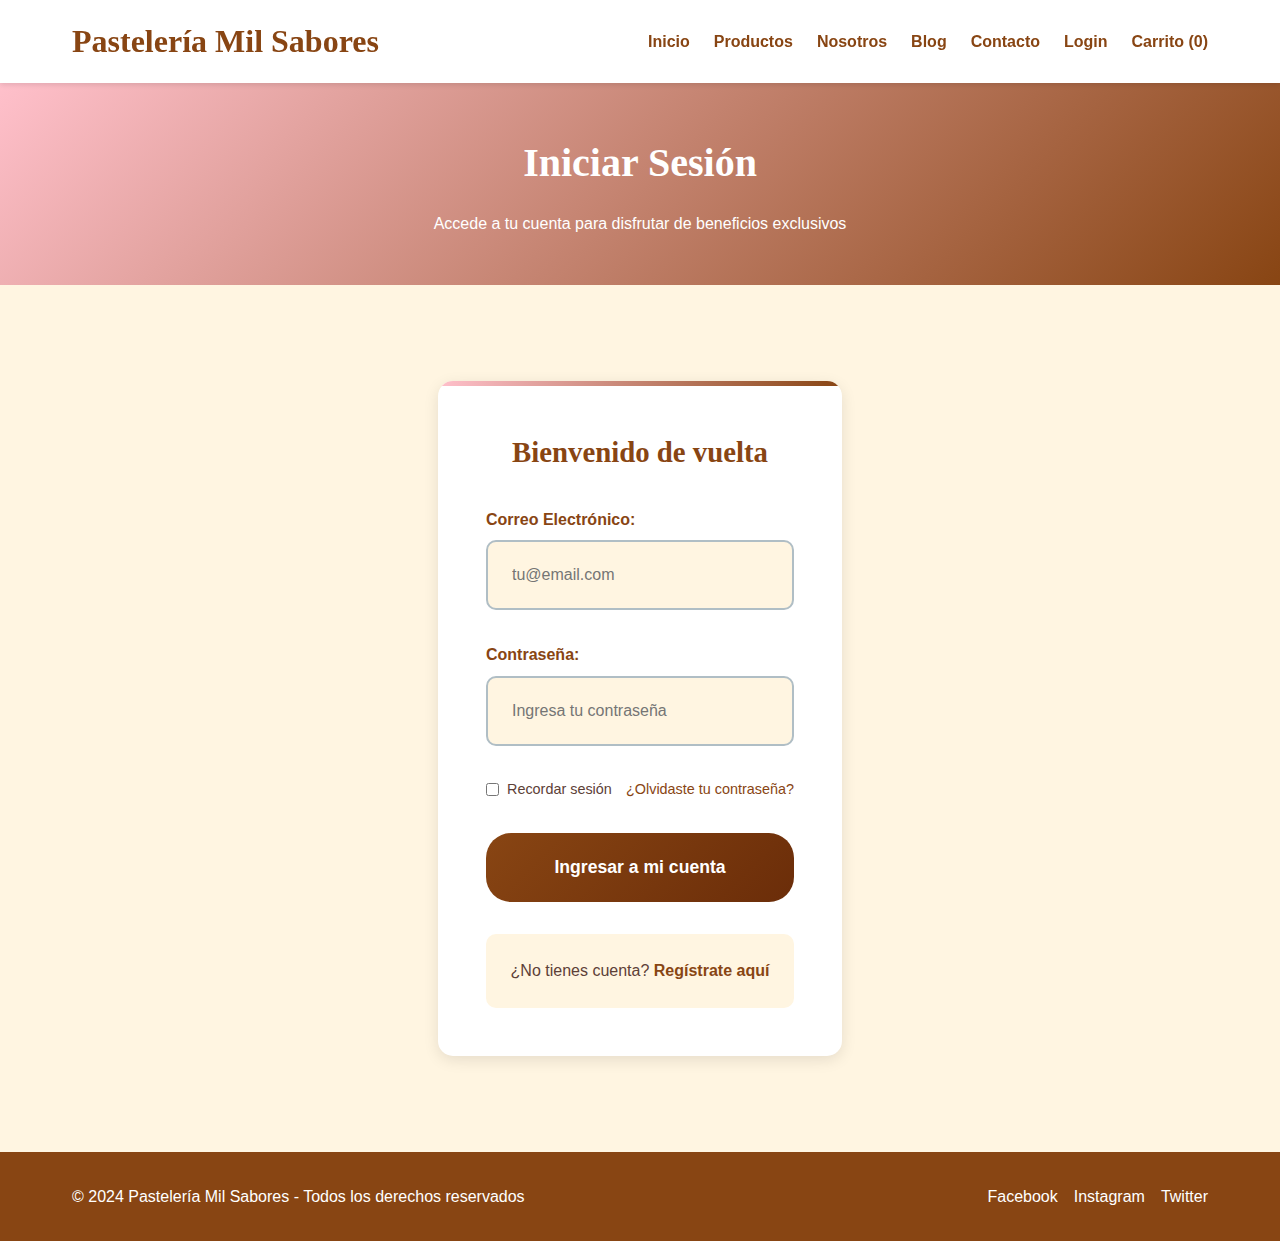
<file: scr/tienda/login.html>
<!DOCTYPE html>
<html lang="es">
<head>
    <meta charset="UTF-8">
    <meta name="viewport" content="width=device-width, initial-scale=1.0">
    <title>Login - Pastelería Mil Sabores</title>
    <link rel="icon" type="image/png" href="assets/images/icon.png">
    <link rel="stylesheet" href="/assets/css_tienda/style.css">
    <link rel="stylesheet" href="/assets/css_tienda/login.css">
    <link rel="stylesheet" href="/assets/css_tienda/responsive.css">
</head>
<body>
    <header>
        <div class="header-container">
            <h1>Pastelería Mil Sabores</h1>
            <nav>
                <a href="/index.html">Inicio</a>
                <a href="/scr/tienda/productos.html">Productos</a>
                <a href="/scr/tienda/nosotros.html">Nosotros</a>
                <a href="/scr/tienda/blogs.html">Blog</a>
                <a href="/scr/tienda/contacto.html">Contacto</a>
                <a href="/scr/tienda/login.html">Login</a>
                <a href="/scr/tienda/carrito.html">Carrito (<span id="contador-carrito">0</span>)</a>
            </nav>
        </div>
    </header>

    <main>
        <section class="hero-login">
            <div class="container">
                <h2>Iniciar Sesión</h2>
                <p>Accede a tu cuenta para disfrutar de beneficios exclusivos</p>
            </div>
        </section>

        <div class="container">
            <div class="login-container">
                <div class="login-form">
                    <h3>Bienvenido de vuelta</h3>
                    <form onsubmit="return validarLogin(this)">
                        <div class="form-group">
                            <label for="email">Correo Electrónico:</label>
                            <input type="email" id="email" name="email" required placeholder="tu@email.com">
                        </div>
                        
                        <div class="form-group">
                            <label for="password">Contraseña:</label>
                            <div class="password-container">
                                <input type="password" id="password" name="password" required placeholder="Ingresa tu contraseña">
                                <button type="button" class="toggle-password"></button>
                            </div>
                        </div>
                        
                        <div class="remember-forgot">
                            <div class="remember-me">
                                <input type="checkbox" id="remember">
                                <label for="remember">Recordar sesión</label>
                            </div>
                            <a href="#" class="forgot-password">¿Olvidaste tu contraseña?</a>
                        </div>
                        
                        <button type="submit" class="btn-login">Ingresar a mi cuenta</button>
                    </form>
                    
                    
                    <div class="register-link">
                        <p>¿No tienes cuenta? <a href="registro.html">Regístrate aquí</a></p>
                    </div>
                </div>
            </div>
        </div>
    </main>

    <footer>
        <div class="footer-container">
            <p>&copy; 2024 Pastelería Mil Sabores - Todos los derechos reservados</p>
            <div class="social-links">
                <a href="#">Facebook</a>
                <a href="#">Instagram</a>
                <a href="#">Twitter</a>
            </div>
        </div>
    </footer>

    <script src="/assets/js_tienda/validaciones.js"></script>
    <script src="/assets/js_tienda/carrito.js"></script>
</body>
</html>
</file>
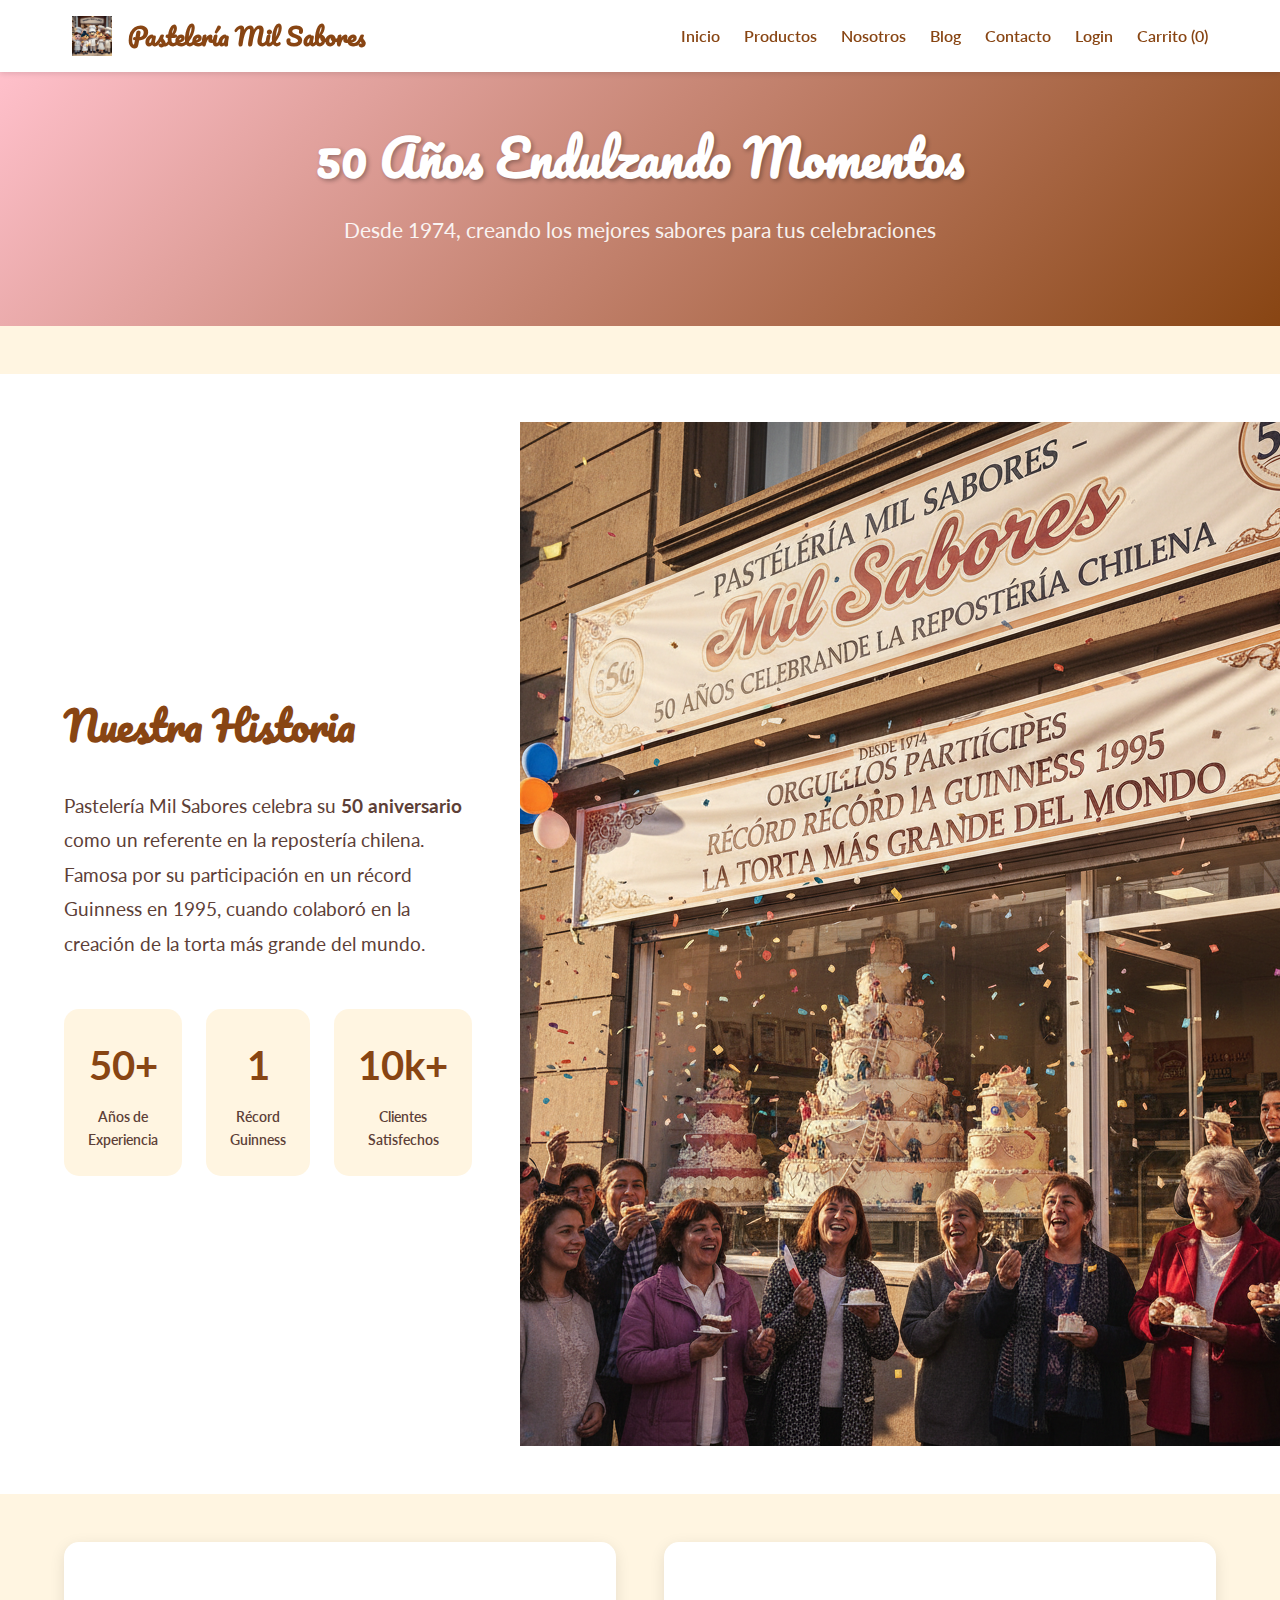
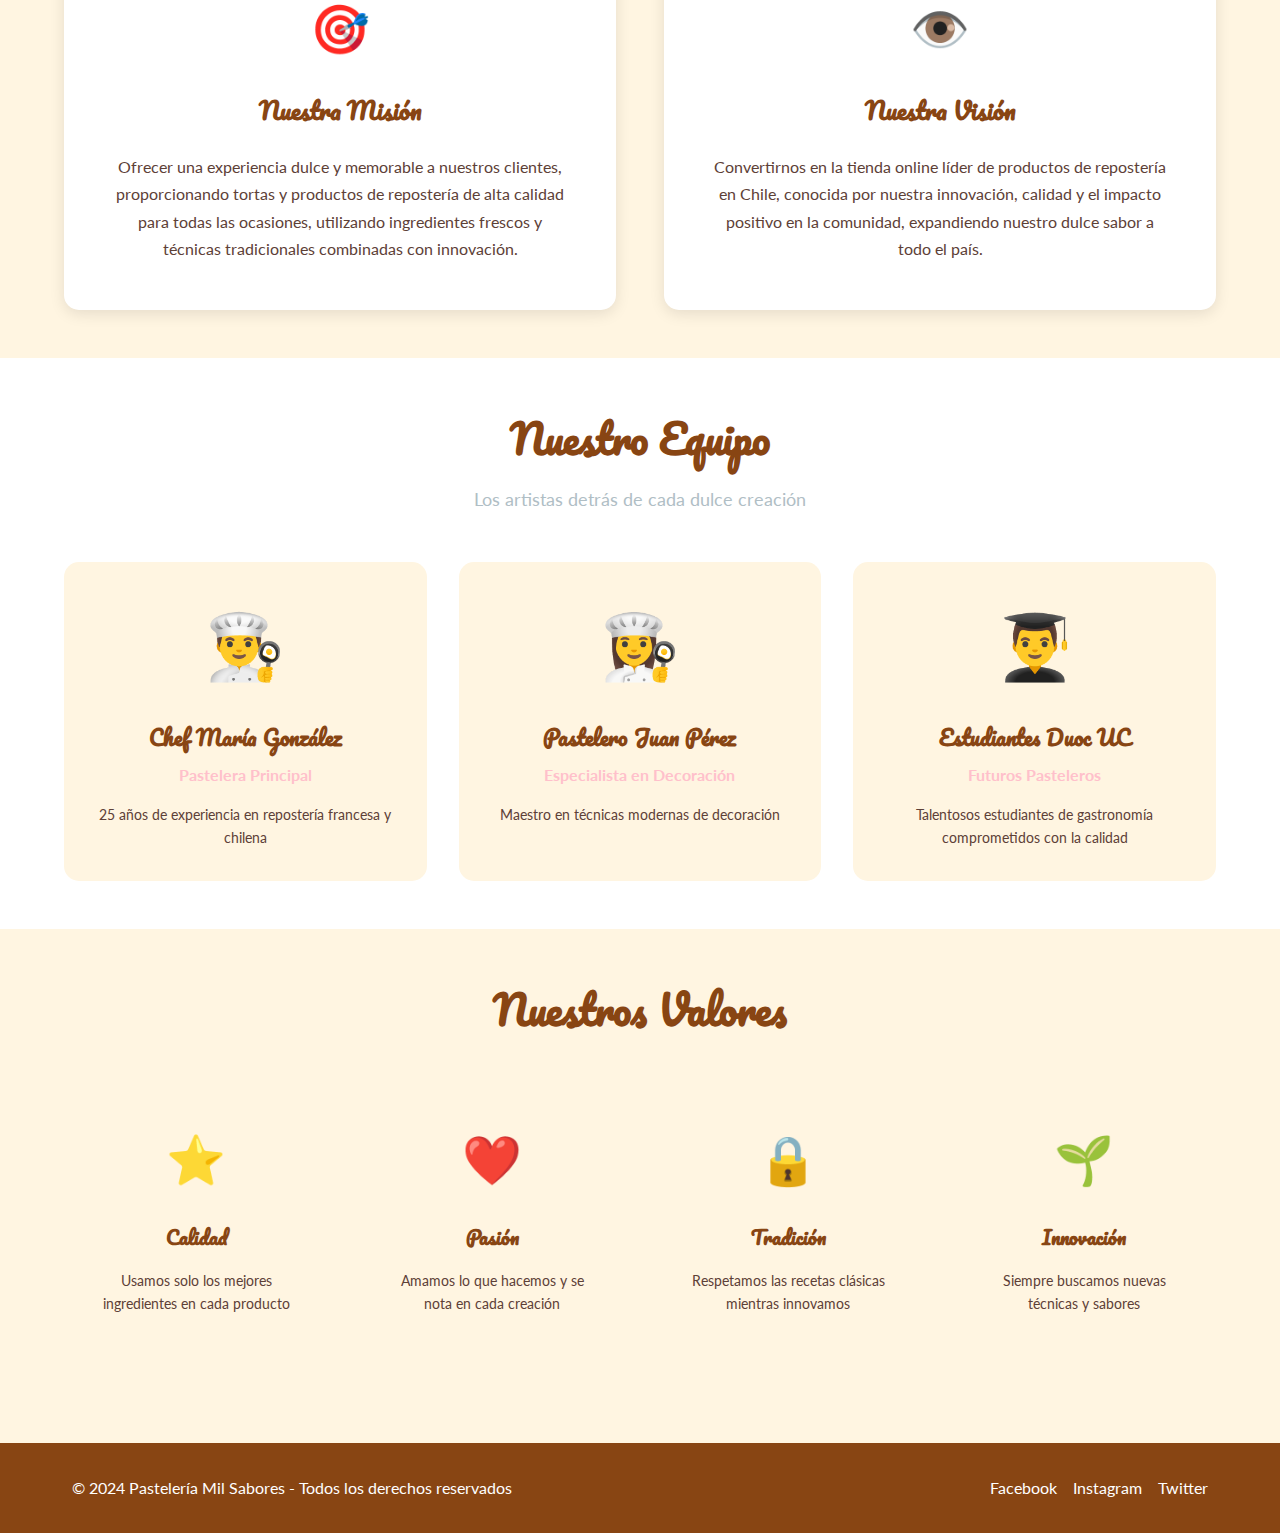
<file: scr/tienda/nosotros.html>
<!DOCTYPE html>
<html lang="es">
<head>
    <meta charset="UTF-8">
    <meta name="viewport" content="width=device-width, initial-scale=1.0">
    <title>Nosotros - Pastelería Mil Sabores</title>
    <link rel="icon" type="image/png" href="assets/images/icon.png">
    <link rel="stylesheet" href="/assets/css_tienda/style.css">
    <link rel="stylesheet" href="/assets/css_tienda/nosotros.css">
    <link rel="stylesheet" href="/assets/css_tienda/responsive.css">
    <link href="https://fonts.googleapis.com/css2?family=Lato:wght@400;700&family=Pacifico&display=swap" rel="stylesheet">
</head>
<body>
    <header>
        <div class="header-container">
            <div class="logo-container">
                <img src="/assets/images/logo.png" alt="Pastelería Mil Sabores" class="logo">
                <h1>Pastelería Mil Sabores</h1>
            </div>
            <nav>
                <a href="/index.html">Inicio</a>
                <a href="/scr/tienda/productos.html">Productos</a>
                <a href="/scr/tienda/nosotros.html" class="active">Nosotros</a>
                <a href="/scr/tienda/blogs.html">Blog</a>
                <a href="/scr/tienda/contacto.html">Contacto</a>
                <a href="/scr/tienda/login.html">Login</a>
                <a href="/scr/tienda/carrito.html">Carrito (<span id="contador-carrito">0</span>)</a>
            </nav>
        </div>
    </header>

    <main>
        <!-- Hero Section -->
        <section class="hero-nosotros">
            <div class="container">
                <div class="hero-content">
                    <h2>50 Años Endulzando Momentos</h2>
                    <p>Desde 1974, creando los mejores sabores para tus celebraciones</p>
                </div>
            </div>
        </section>

        <!-- Historia -->
        <section class="historia-section">
            <div class="container">
                <div class="historia-grid">
                    <div class="historia-content">
                        <h2>Nuestra Historia</h2>
                        <p class="historia-destacado">Pastelería Mil Sabores celebra su <strong>50 aniversario</strong> como un referente en la repostería chilena. Famosa por su participación en un récord Guinness en 1995, cuando colaboró en la creación de la torta más grande del mundo.</p>
                        
                        <div class="logros-grid">
                            <div class="logro-item">
                                <div class="logro-numero">50+</div>
                                <div class="logro-texto">Años de Experiencia</div>
                            </div>
                            <div class="logro-item">
                                <div class="logro-numero">1</div>
                                <div class="logro-texto">Récord Guinness</div>
                            </div>
                            <div class="logro-item">
                                <div class="logro-numero">10k+</div>
                                <div class="logro-texto">Clientes Satisfechos</div>
                            </div>
                        </div>
                    </div>
                    <div class="historia-imagen">
                        <img src="/assets/images/blog-record.jpg">
                
                    </div>
                </div>
            </div>
        </section>

        <!-- Misión y Visión -->
        <section class="mision-vision">
            <div class="container">
                <div class="mv-grid">
                    <div class="mv-card">
                        <div class="mv-icon">🎯</div>
                        <h3>Nuestra Misión</h3>
                        <p>Ofrecer una experiencia dulce y memorable a nuestros clientes, proporcionando tortas y productos de repostería de alta calidad para todas las ocasiones, utilizando ingredientes frescos y técnicas tradicionales combinadas con innovación.</p>
                    </div>
                    
                    <div class="mv-card">
                        <div class="mv-icon">👁️</div>
                        <h3>Nuestra Visión</h3>
                        <p>Convertirnos en la tienda online líder de productos de repostería en Chile, conocida por nuestra innovación, calidad y el impacto positivo en la comunidad, expandiendo nuestro dulce sabor a todo el país.</p>
                    </div>
                </div>
            </div>
        </section>

        <!-- Equipo -->
        <section class="equipo-section">
            <div class="container">
                <h2>Nuestro Equipo</h2>
                <p class="equipo-subtitle">Los artistas detrás de cada dulce creación</p>
                
                <div class="equipo-grid">
                    <div class="equipo-card">
                        <div class="equipo-avatar">👨‍🍳</div>
                        <h4>Chef María González</h4>
                        <p class="equipo-cargo">Pastelera Principal</p>
                        <p class="equipo-desc">25 años de experiencia en repostería francesa y chilena</p>
                    </div>
                    
                    <div class="equipo-card">
                        <div class="equipo-avatar">👩‍🍳</div>
                        <h4>Pastelero Juan Pérez</h4>
                        <p class="equipo-cargo">Especialista en Decoración</p>
                        <p class="equipo-desc">Maestro en técnicas modernas de decoración</p>
                    </div>
                    
                    <div class="equipo-card">
                        <div class="equipo-avatar">👨‍🎓</div>
                        <h4>Estudiantes Duoc UC</h4>
                        <p class="equipo-cargo">Futuros Pasteleros</p>
                        <p class="equipo-desc">Talentosos estudiantes de gastronomía comprometidos con la calidad</p>
                    </div>
                </div>
            </div>
        </section>

        <!-- Valores -->
        <section class="valores-section">
            <div class="container">
                <h2>Nuestros Valores</h2>
                <div class="valores-grid">
                    <div class="valor-item">
                        <div class="valor-icon">⭐</div>
                        <h4>Calidad</h4>
                        <p>Usamos solo los mejores ingredientes en cada producto</p>
                    </div>
                    <div class="valor-item">
                        <div class="valor-icon">❤️</div>
                        <h4>Pasión</h4>
                        <p>Amamos lo que hacemos y se nota en cada creación</p>
                    </div>
                    <div class="valor-item">
                        <div class="valor-icon">🔒</div>
                        <h4>Tradición</h4>
                        <p>Respetamos las recetas clásicas mientras innovamos</p>
                    </div>
                    <div class="valor-item">
                        <div class="valor-icon">🌱</div>
                        <h4>Innovación</h4>
                        <p>Siempre buscamos nuevas técnicas y sabores</p>
                    </div>
                </div>
            </div>
        </section>
    </main>

    <footer>
        <div class="footer-container">
            <p>&copy; 2024 Pastelería Mil Sabores - Todos los derechos reservados</p>
            <div class="social-links">
                <a href="#">Facebook</a>
                <a href="#">Instagram</a>
                <a href="#">Twitter</a>
            </div>
        </div>
    </footer>

    <script src="/assets/js_tienda/carrito.js"></script>
</body>
</html>
</file>
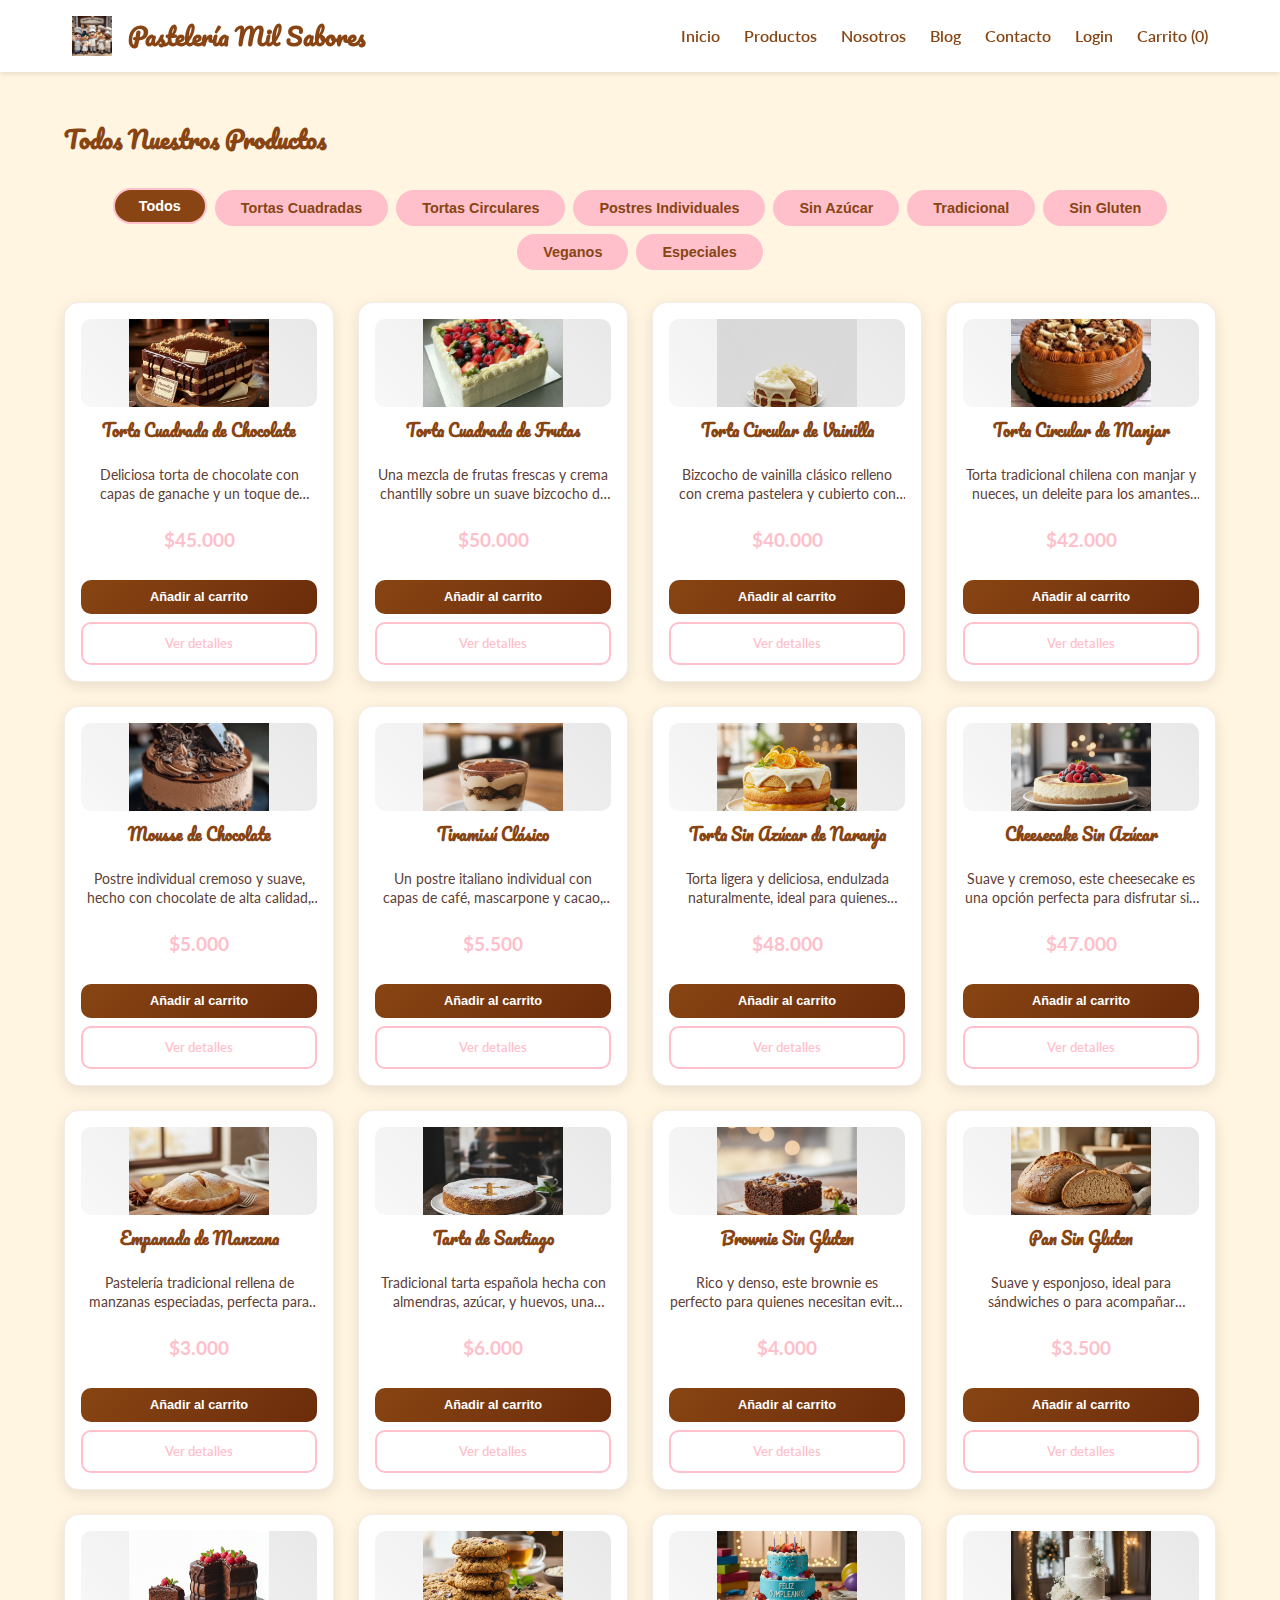
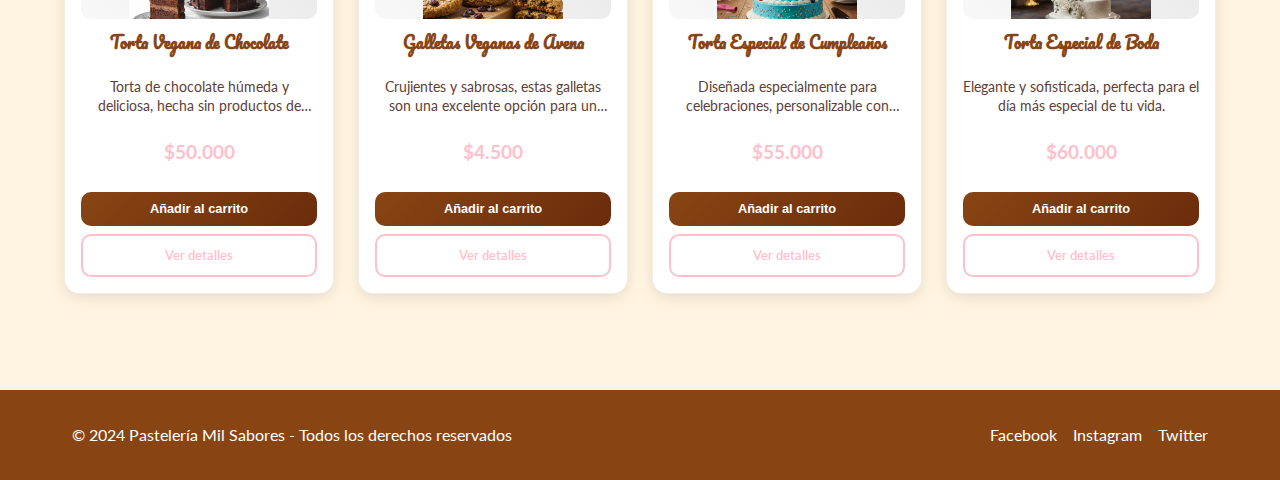
<file: scr/tienda/productos.html>
<!DOCTYPE html>
<html lang="es">
<head>
    <meta charset="UTF-8">
    <meta name="viewport" content="width=device-width, initial-scale=1.0">
    <title>Productos - Pastelería Mil Sabores</title>
    <link rel="icon" type="image/png" href="assets/images/icon.png">
    <link rel="stylesheet" href="/assets/css_tienda/style.css">
    <link rel="stylesheet" href="/assets/css_tienda/productos.css">
    <link rel="stylesheet" href="/assets/css_tienda/responsive.css">
    <link href="https://fonts.googleapis.com/css2?family=Lato:wght@400;700&family=Pacifico&display=swap" rel="stylesheet">
</head>
<body>
    <header>
        <div class="header-container">
            <div class="logo-container">
                <img src="/assets/images/logo.png" alt="Pastelería Mil Sabores" class="logo">
                <h1>Pastelería Mil Sabores</h1>
            </div>
            <nav>
                <a href="/index.html">Inicio</a>
                <a href="/scr/tienda/productos.html">Productos</a>
                <a href="/scr/tienda/nosotros.html">Nosotros</a>
                <a href="/scr/tienda/blogs.html">Blog</a>
                <a href="/scr/tienda/contacto.html">Contacto</a>
                <a href="/scr/tienda/login.html">Login</a>
                <a href="/scr/tienda/carrito.html">Carrito (<span id="contador-carrito">0</span>)</a>
            </nav>
        </div>
    </header>

    <main>
        <section class="productos-destacados">
            <div class="container">
                <h2>Todos Nuestros Productos</h2>
                
                <div class="filtros">
                    <button onclick="filtrarPorCategoria('todos')" class="btn-filter active">Todos</button>
                    <button onclick="filtrarPorCategoria('Tortas Cuadradas')" class="btn-filter">Tortas Cuadradas</button>
                    <button onclick="filtrarPorCategoria('Tortas Circulares')" class="btn-filter">Tortas Circulares</button>
                    <button onclick="filtrarPorCategoria('Postres Individuales')" class="btn-filter">Postres Individuales</button>
                    <button onclick="filtrarPorCategoria('Productos Sin Azúcar')" class="btn-filter">Sin Azúcar</button>
                    <button onclick="filtrarPorCategoria('Pastelería Tradicional')" class="btn-filter">Tradicional</button>
                    <button onclick="filtrarPorCategoria('Productos Sin Gluten')" class="btn-filter">Sin Gluten</button>
                    <button onclick="filtrarPorCategoria('Productos Veganos')" class="btn-filter">Veganos</button>
                    <button onclick="filtrarPorCategoria('Tortas Especiales')" class="btn-filter">Especiales</button>
                </div>
                
                <div id="productos-container" class="productos-grid"></div>
            </div>
        </section>
    </main>

    <footer>
        <div class="footer-container">
            <p>&copy; 2024 Pastelería Mil Sabores - Todos los derechos reservados</p>
            <div class="social-links">
                <a href="#">Facebook</a>
                <a href="#">Instagram</a>
                <a href="#">Twitter</a>
            </div>
        </div>
    </footer>

    <script src="/assets/js_tienda/utils.js"></script>
    <script src="/assets/js_tienda/carrito.js"></script>
    <script src="/assets/js_tienda/productos-completos.js"></script>
</body>
</html>
</file>
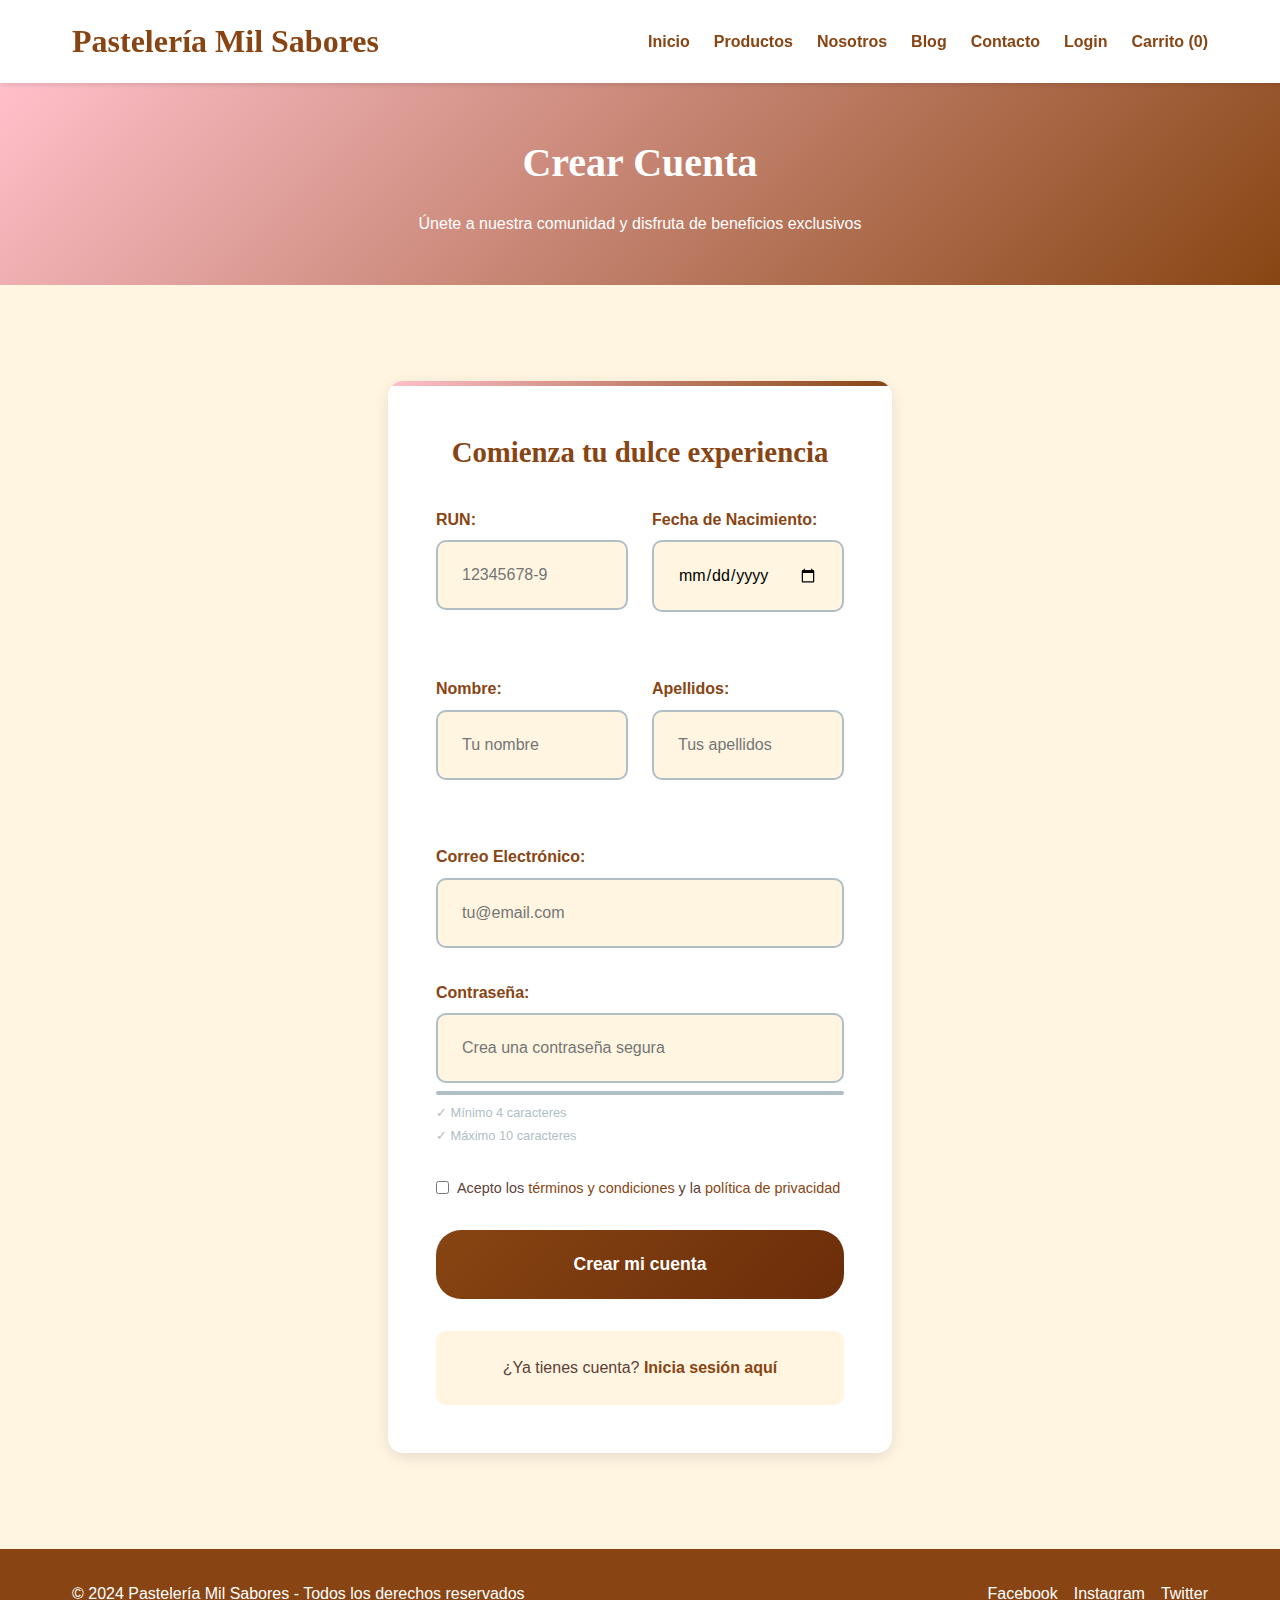
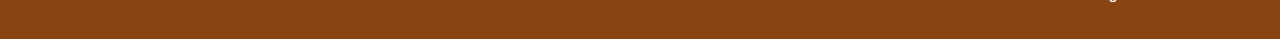
<file: scr/tienda/registro.html>
<!DOCTYPE html>
<html lang="es">
<head>
    <meta charset="UTF-8">
    <meta name="viewport" content="width=device-width, initial-scale=1.0">
    <title>Registro - Pastelería Mil Sabores</title>
    <link rel="icon" type="image/png" href="assets/images/icon.png">
    <link rel="stylesheet" href="/assets/css_tienda/style.css">
    <link rel="stylesheet" href="/assets/css_tienda/registro.css">
    <link rel="stylesheet" href="/assets/css_tienda/responsive.css">
</head>
<body>
    <header>
        <div class="header-container">
            <h1>Pastelería Mil Sabores</h1>
            <nav>
                <a href="/index.html">Inicio</a>
                <a href="/scr/tienda/productos.html">Productos</a>
                <a href="/scr/tienda/nosotros.html">Nosotros</a>
                <a href="/scr/tienda/blogs.html">Blog</a>
                <a href="/scr/tienda/contacto.html">Contacto</a>
                <a href="/scr/tienda/login.html">Login</a>
                <a href="/scr/tienda/carrito.html">Carrito (<span id="contador-carrito">0</span>)</a>
            </nav>
        </div>
    </header>

    <main>
        <section class="hero-registro">
            <div class="container">
                <h2>Crear Cuenta</h2>
                <p>Únete a nuestra comunidad y disfruta de beneficios exclusivos</p>
            </div>
        </section>

        <div class="container">
            <div class="registro-container">
                <div class="registro-form">
                    <h3>Comienza tu dulce experiencia</h3>
                    
                    <form onsubmit="return validarRegistro(this)">
                        <div class="form-row">
                            <div class="form-group">
                                <label for="run">RUN:</label>
                                <input type="text" id="run" name="run" placeholder="12345678-9" required>
                            </div>
                            
                            <div class="form-group">
                                <label for="fechaNacimiento">Fecha de Nacimiento:</label>
                                <input type="date" id="fechaNacimiento" name="fechaNacimiento">
                            </div>
                        </div>
                        
                        <div class="form-row">
                            <div class="form-group">
                                <label for="nombre">Nombre:</label>
                                <input type="text" id="nombre" name="nombre" required maxlength="50" placeholder="Tu nombre">
                            </div>
                            
                            <div class="form-group">
                                <label for="apellidos">Apellidos:</label>
                                <input type="text" id="apellidos" name="apellidos" required maxlength="100" placeholder="Tus apellidos">
                            </div>
                        </div>
                        
                        <div class="form-group">
                            <label for="email">Correo Electrónico:</label>
                            <input type="email" id="email" name="email" required placeholder="tu@email.com">
                        </div>
                        
                        <div class="form-group">
                            <label for="password">Contraseña:</label>
                            <input type="password" id="password" name="password" required minlength="4" maxlength="10" placeholder="Crea una contraseña segura">
                            <div class="password-strength">
                                <div class="strength-bar" id="strength-bar"></div>
                            </div>
                            <div class="password-requirements">
                                <div class="requirement" id="req-length">✓ Mínimo 4 caracteres</div>
                                <div class="requirement" id="req-max">✓ Máximo 10 caracteres</div>
                            </div>
                        </div>
                        
                        <div class="terms-conditions">
                            <input type="checkbox" id="terms" required>
                            <label for="terms">Acepto los <a href="#">términos y condiciones</a> y la <a href="#">política de privacidad</a></label>
                        </div>
                        
                        <button type="submit" class="btn-register">Crear mi cuenta</button>
                    </form>
                    
                    <div class="login-link">
                        <p>¿Ya tienes cuenta? <a href="login.html">Inicia sesión aquí</a></p>
                    </div>
                </div>
            </div>
        </div>
    </main>

    <footer>
        <div class="footer-container">
            <p>&copy; 2024 Pastelería Mil Sabores - Todos los derechos reservados</p>
            <div class="social-links">
                <a href="#">Facebook</a>
                <a href="#">Instagram</a>
                <a href="#">Twitter</a>
            </div>
        </div>
    </footer>

    <script src="/assets/js_tienda/validaciones.js"></script>
    <script src="/assets/js_tienda/carrito.js"></script>
</body>
</html>
</file>
<file: assets/css_tienda/productos.css>
/* Productos */
.productos-destacados {
    padding: var(--spacing-xl) 0;
}

.productos-grid {
    display: grid;
    grid-template-columns: repeat(auto-fit, minmax(280px, 1fr));
    gap: var(--spacing-lg);
    margin-top: var(--spacing-lg);
    align-items: start;
}

/* Contenedor de imagen de producto */
.producto-card-image-container {
    width: 100%;
    height: 200px;
    overflow: hidden;
    border-radius: var(--border-radius-md);
    margin-bottom: var(--spacing-sm);
    display: flex;
    align-items: center;
    justify-content: center;
    background: linear-gradient(45deg, #f8f8f8 0%, #e8e8e8 100%);
    position: relative;
    padding: 0.5rem; /*padding para que no toquen los bordes */
}

.producto-card img {
    width: 100%;
    height: 100%;
    object-fit: cover;
    transition: transform 0.3s ease;
}

.producto-card:hover img {
    transform: scale(1.05);
}

.producto-card-content {
    flex: 1;
    display: flex;
    flex-direction: column;
    justify-content: space-between;
    min-width: 0;
}

.producto-card h3 {
    color: var(--color-chocolate);
    margin-bottom: var(--spacing-xs);
    font-size: 1.1rem;
    line-height: 1.3;
    height: 2.6em;
    overflow: hidden;
    display: -webkit-box;
    -webkit-line-clamp: 2;
    -webkit-box-orient: vertical;
}

.producto-card p:not(.precio) {
    color: var(--color-texto);
    line-height: 1.4;
    margin-bottom: var(--spacing-xs);
    flex: 1;
    overflow: hidden;
    display: -webkit-box;
    -webkit-line-clamp: 3;
    -webkit-box-orient: vertical;
}

.producto-card .precio {
    font-size: 1.3rem;
    font-weight: bold;
    color: var(--color-rosa);
    margin: var(--spacing-xs) 0;
}

.producto-card .codigo {
    font-size: 0.9rem;
    color: var(--color-gris);
    margin-bottom: var(--spacing-xs);
}

.producto-card-content > div:last-child {
    margin-top: auto;
    padding-top: var(--spacing-sm);
    min-width: 0;
}

/* Botones de producto */
.producto-card-buttons {
    display: flex;
    gap: var(--spacing-xs);
    flex-wrap: nowrap;
    justify-content: center;
    margin-top: var(--spacing-sm);
    min-width: 0;
}

.producto-card button {
    background-color: var(--color-chocolate);
    color: var(--color-blanco);
    border: none;
    padding: var(--spacing-xs) var(--spacing-sm);
    border-radius: var(--border-radius-md);
    cursor: pointer;
    font-weight: bold;
    transition: all 0.3s ease;
    font-size: 0.85rem;
    min-width: 0;
    flex: 1;
    white-space: nowrap;
}

.producto-card button:hover {
    background-color: var(--color-rosa);
    color: var(--color-chocolate);
    transform: translateY(-2px);
}

.producto-card a {
    background-color: var(--color-rosa);
    color: var(--color-chocolate);
    padding: var(--spacing-xs) var(--spacing-sm);
    border-radius: var(--border-radius-md);
    text-decoration: none;
    font-weight: bold;
    transition: all 0.3s ease;
    font-size: 0.85rem;
    min-width: 0;
    flex: 1;
    white-space: nowrap;
    text-align: center;
    border: 2px solid transparent;
}

.producto-card a:hover {
    background-color: transparent;
    color: var(--color-rosa);
    border-color: var(--color-rosa);
    transform: translateY(-2px);
}

/* =============================================
   MEJORAS PARA IMÁGENES DE PRODUCTOS
   ============================================= */

/* Contenedor de imagen mejorado */
.producto-card-image-container {
    width: 100%;
    height: 200px;
    overflow: hidden;
    border-radius: var(--border-radius-md);
    margin-bottom: var(--spacing-sm);
    display: flex;
    align-items: center;
    justify-content: center;
    background: linear-gradient(45deg, #f8f8f8 0%, #e8e8e8 100%);
    position: relative;
}

/* Imágenes que mantienen su relación de aspecto */
.producto-card-image-container img {
    width: auto;
    height: auto;
    max-width: 95%;
    max-height: 95%;
    object-fit: contain;
    transition: transform 0.3s ease;
}


/* Efecto hover suave */
.producto-card:hover .producto-card-image-container img {
    transform: scale(1.05);
}


/* Mejora para grid de productos normales */
#productos-list .producto-card-image-container {
    height: 190px;
    padding: 0.5rem;
}

#productos-list .producto-card-image-container img {
    max-height: 170px;
    max-width: 95%;
    object-fit: contain;
}

/* Detalle de producto - imagen completa */
.producto-imagen {
    display: flex;
    align-items: center;
    justify-content: center;
    background: linear-gradient(45deg, #f8f8f8 0%, #e8e8e8 100%);
    padding: 1rem;
}

.producto-imagen img {
    width: auto;
    height: auto;
    max-width: 100%;
    max-height: 380px;
    object-fit: contain;
}

/* =============================================
   ESTILOS ESPECÍFICOS PARA PÁGINA DE PRODUCTOS
   ============================================= */

/* Cuadrícula específica para página de productos */
#productos-container.productos-grid {
    grid-template-columns: repeat(4, 1fr);
    gap: 1.5rem;
}

/* Ajustes para las tarjetas de productos en página de productos */
#productos-container .producto-card {
    height: 380px;
    padding: 1rem;
}

#productos-container .producto-card-image-container {
    height: 160px;
    margin-bottom: 0.8rem;
    padding: 0.5rem;
}

#productos-container .producto-card h3 {
    font-size: 1rem;
    height: 2.4em;
    margin-bottom: 0.5rem;
}

#productos-container .producto-descripcion-corta {
    font-size: 0.85rem;
    -webkit-line-clamp: 2;
    margin-bottom: 0.8rem;
}

#productos-container .precio {
    font-size: 1.2rem;
    margin: 0.5rem 0;
}

#productos-container .producto-card-buttons {
    flex-direction: column;
    gap: 0.5rem;
    margin-top: auto;
}

#productos-container .producto-card button,
#productos-container .producto-card a {
    width: 100%;
    padding: 0.6rem;
    font-size: 0.8rem;
    text-align: center;
}

/* Mejoras visuales para página de productos */
#productos-container .producto-card {
    transition: all 0.4s cubic-bezier(0.175, 0.885, 0.32, 1.275);
    border: 1px solid rgba(136, 69, 19, 0.1);
}

#productos-container .producto-card:hover {
    transform: translateY(-8px) scale(1.02);
    box-shadow: 0 12px 30px rgba(136, 69, 19, 0.15);
    border-color: var(--color-rosa);
}

/* Mejora de botones para página de productos */
#productos-container .btn-carrito {
    background: linear-gradient(135deg, var(--color-chocolate), #6b2c0b);
    font-weight: 600;
}

#productos-container .btn-carrito:hover {
    background: linear-gradient(135deg, #6b2c0b, var(--color-chocolate));
    transform: translateY(-2px);
}

#productos-container .btn-detalles {
    background: transparent;
    border: 2px solid var(--color-rosa);
    color: var(--color-rosa);
    font-weight: 600;
}

#productos-container .btn-detalles:hover {
    background: var(--color-rosa);
    color: white;
    transform: translateY(-2px);
}

/* Mejora para imágenes en página de productos */
#productos-container .producto-card-image-container {
    height: 180px;
    padding: 0.5rem;
}

#productos-container .producto-card-image-container img {
    max-height: 140px;
    max-width: 90%;
    object-fit: contain;
}

/* Estilos específicos para la página de productos */
#productos-container.productos-grid {
    grid-template-columns: repeat(4, 1fr);
    gap: 1.5rem;
}

/* Ajustes para las tarjetas de productos en página de productos */
#productos-container .producto-card {
    height: 380px;
    padding: 1rem;
}

#productos-container .producto-card-image-container {
    height: 160px;
    margin-bottom: 0.8rem;
}

#productos-container .producto-card h3 {
    font-size: 1rem;
    height: 2.4em;
    margin-bottom: 0.5rem;
}

#productos-container .producto-descripcion-corta {
    font-size: 0.85rem;
    -webkit-line-clamp: 2;
    margin-bottom: 0.8rem;
}

#productos-container .precio {
    font-size: 1.2rem;
    margin: 0.5rem 0;
}

#productos-container .producto-card-buttons {
    flex-direction: column;
    gap: 0.5rem;
    margin-top: auto;
}

#productos-container .producto-card button,
#productos-container .producto-card a {
    width: 100%;
    padding: 0.6rem;
    font-size: 0.8rem;
    text-align: center;
}

/* Mejoras visuales para página de productos */
#productos-container .producto-card {
    transition: all 0.4s cubic-bezier(0.175, 0.885, 0.32, 1.275);
    border: 1px solid rgba(136, 69, 19, 0.1);
}

#productos-container .producto-card:hover {
    transform: translateY(-8px) scale(1.02);
    box-shadow: 0 12px 30px rgba(136, 69, 19, 0.15);
    border-color: var(--color-rosa);
}

/* Mejora de botones para página de productos */
#productos-container .btn-carrito {
    background: linear-gradient(135deg, var(--color-chocolate), #6b2c0b);
    font-weight: 600;
}

#productos-container .btn-carrito:hover {
    background: linear-gradient(135deg, #6b2c0b, var(--color-chocolate));
    transform: translateY(-2px);
}

#productos-container .btn-detalles {
    background: transparent;
    border: 2px solid var(--color-rosa);
    color: var(--color-rosa);
    font-weight: 600;
}

#productos-container .btn-detalles:hover {
    background: var(--color-rosa);
    color: white;
    transform: translateY(-2px);
}

/* Mejora para imágenes en página de productos */
#productos-container .producto-card-image-container {
    height: 180px;
    padding: 0.5rem;
}
</file>
<file: assets/css_tienda/productos-destacados.css>
/* =============================================
   PRODUCTOS DESTACADOS EN FILAS DE 4
   ============================================= */

/* Cuadrícula específica para productos destacados */
.productos-destacados .productos-grid {
    grid-template-columns: repeat(4, 1fr);
    gap: 1.5rem;
}

/* Ajustes para las tarjetas de productos destacados */
.productos-destacados .producto-card {
    height: 380px;
    padding: 1rem;
}

.productos-destacados .producto-card-image-container {
    height: 160px;
    margin-bottom: 0.8rem;
    padding: 0.5rem;
}

.productos-destacados .producto-card h3 {
    font-size: 1rem;
    height: 2.4em;
    margin-bottom: 0.5rem;
}

.productos-destacados .producto-descripcion-corta {
    font-size: 0.85rem;
    -webkit-line-clamp: 2;
    margin-bottom: 0.8rem;
}

.productos-destacados .precio {
    font-size: 1.2rem;
    margin: 0.5rem 0;
}

.productos-destacados .producto-card-buttons {
    flex-direction: column;
    gap: 0.5rem;
    margin-top: auto;
}

.productos-destacados .producto-card button,
.productos-destacados .producto-card a {
    width: 100%;
    padding: 0.6rem;
    font-size: 0.8rem;
    text-align: center;
}


/* Mejoras visuales para productos destacados */
.productos-destacados {
    position: relative;
    padding: 3rem 0;
}

.productos-destacados .container > h2 {
    text-align: center;
    font-size: 2.2rem;
    margin-bottom: 2rem;
    position: relative;
}

.productos-destacados .container > h2::after {
    content: '';
    display: block;
    width: 80px;
    height: 3px;
    background: linear-gradient(to right, var(--color-rosa), var(--color-chocolate));
    margin: 0.5rem auto 0;
    border-radius: 2px;
}

/* Efectos hover mejorados para productos destacados */
.productos-destacados .producto-card {
    transition: all 0.4s cubic-bezier(0.175, 0.885, 0.32, 1.275);
    border: 1px solid rgba(136, 69, 19, 0.1);
}

.productos-destacados .producto-card:hover {
    transform: translateY(-8px) scale(1.02);
    box-shadow: 0 12px 30px rgba(136, 69, 19, 0.15);
    border-color: var(--color-rosa);
}



/* Mejora de botones para productos destacados */
.productos-destacados .btn-carrito {
    background: linear-gradient(135deg, var(--color-chocolate), #6b2c0b);
    font-weight: 600;
}

.productos-destacados .btn-carrito:hover {
    background: linear-gradient(135deg, #6b2c0b, var(--color-chocolate));
    transform: translateY(-2px);
}

.productos-destacados .btn-detalles {
    background: transparent;
    border: 2px solid var(--color-rosa);
    color: var(--color-rosa);
    font-weight: 600;
}

.productos-destacados .btn-detalles:hover {
    background: var(--color-rosa);
    color: white;
    transform: translateY(-2px);
}



.productos-destacados .producto-card-image-container img {
    max-height: 140px;
    max-width: 90%;
    object-fit: contain;
}


.producto-card-image-container img {
    object-fit: contain !important;
}

/* Ajustes específicos para imágenes en index.html (destacados) */
.productos-destacados .producto-card-image-container {
    background: linear-gradient(45deg, #fafafa 0%, #f0f0f0 100%);
}

/* Asegurar que las imágenes no se corten en ningún caso */
.producto-card-image-container img {
    object-fit: contain;
    width: auto;
    height: auto;
}

/* Override para cualquier estilo conflictivo */
.producto-card img {
    object-fit: contain !important;
}
</file>
<file: assets/css_tienda/responsive.css>
/* Responsive Design */
@media (max-width: 1200px) {
    .container {
        padding: 0 1rem;
    }
}

@media (max-width: 768px) {
    .header-container {
        flex-direction: column;
        text-align: center;
    }
    
    nav {
        flex-direction: column;
        gap: 0.5rem;
    }
    
    .productos-grid {
        grid-template-columns: 1fr;
    }
    
    .filtros {
        flex-direction: column;
        align-items: center;
    }
    
    .btn-filter {
        width: 200px;
        margin: 0.5rem 0;
    }
    
    .promo-cards {
        grid-template-columns: 1fr;
    }
    
    .footer-container {
        flex-direction: column;
        text-align: center;
        gap: 1rem;
    }
}

@media (max-width: 480px) {
    .hero-content h2 {
        font-size: 1.8rem;
    }
    
    .btn-primary {
        padding: 0.8rem 1.5rem;
        font-size: 0.9rem;
    }
    
    .producto-card {
        padding: 1rem;
    }
    
    .form-container {
        padding: 1rem;
    }
}



/* Tablet */
@media (max-width: 768px) {
    .header-container {
        flex-direction: column;
        gap: var(--spacing-sm);
        text-align: center;
    }
    
    .logo-container {
        justify-content: center;
    }
    
    .logo {
        width: 35px;
        height: 35px;
    }
    
    .logo-container h1 {
        font-size: 1.3rem;
    }
    
    .logo-hero {
        width: 100px;
        height: 100px;
    }
    
    nav {
        flex-wrap: wrap;
        justify-content: center;
        gap: var(--spacing-xs);
    }
    
    .hero-content h2 {
        font-size: 2rem;
    }
    
    .filtros {
        justify-content: center;
    }
    
    .footer-container {
        flex-direction: column;
        gap: var(--spacing-sm);
        text-align: center;
    }
    
    .producto-detalle {
        grid-template-columns: 1fr;
        gap: var(--spacing-lg);
    }
    
    .producto-acciones {
        flex-direction: column;
    }
    
    .blog-acciones {
        flex-direction: column;
        text-align: center;
    }
    
    .blog-compartir {
        justify-content: center;
    }
    
    .producto-card {
        height: auto;
        min-height: 380px;
    }
    
    .producto-card-image-container {
        height: 180px;
    }
    
    .producto-imagen {
        height: 300px;
    }
    
    .carrito-item {
        grid-template-columns: 60px 1fr;
        grid-template-rows: auto auto;
        gap: var(--spacing-xs);
    }
    
    .carrito-item-precio {
        grid-column: 2;
        text-align: left;
    }
    
    /* Botones responsive tablet */
    .producto-card-buttons {
        flex-wrap: wrap;
        gap: 0.5rem;
    }
    
    .producto-card button,
    .producto-card a {
        min-width: 120px;
        flex: none;
        font-size: 0.8rem;
    }
    
    .btn-filter {
        padding: var(--spacing-xs) var(--spacing-sm);
        font-size: 0.8rem;
    }
    
    .carrito-acciones {
        flex-direction: column;
    }
    
    .carrito-acciones .btn-primary,
    .carrito-acciones .btn-secondary {
        width: 100%;
    }
}


/* Mobile */
@media (max-width: 480px) {
    .header-container {
        padding: var(--spacing-sm);
    }
    
    .logo-container h1 {
        font-size: 1.2rem;
    }
    
    .logo {
        width: 30px;
        height: 30px;
    }
    
    .logo-hero {
        width: 80px;
        height: 80px;
    }
    
    header h1 {
        font-size: 1.5rem;
    }
    
    .hero {
        padding: var(--spacing-lg) var(--spacing-sm);
    }
    
    .hero-content h2 {
        font-size: 1.8rem;
    }
    
    .btn-primary,
    .btn-secondary {
        padding: var(--spacing-xs) var(--spacing-md);
        font-size: 0.9rem;
    }
    
    .productos-grid {
        grid-template-columns: 1fr;
    }
    
    .promo-cards {
        grid-template-columns: 1fr;
    }
    
    /* Botones responsive mobile */
    .producto-card-buttons {
        flex-direction: column;
        gap: 0.5rem;
    }
    
    .producto-card button,
    .producto-card a {
        width: 100%;
        min-width: unset;
        padding: 0.5rem 1rem;
    }
    
    .btn-filter {
        flex: 1;
        min-width: 120px;
    }
}

/* Mobile pequeño */
@media (max-width: 360px) {
    .producto-card button,
    .producto-card a {
        font-size: 0.75rem;
        padding: 0.4rem 0.8rem;
    }
    
    .productos-grid {
        grid-template-columns: 1fr;
    }
    
    .logo-container h1 {
        font-size: 1.1rem;
    }
    
    .logo {
        width: 25px;
        height: 25px;
    }
    
    .logo-hero {
        width: 70px;
        height: 70px;
    }
}

/* Responsive para productos destacados */
@media (max-width: 1200px) {
    .productos-destacados .productos-grid {
        grid-template-columns: repeat(3, 1fr);
    }
}

@media (max-width: 900px) {
    .productos-destacados .productos-grid {
        grid-template-columns: repeat(2, 1fr);
    }
    
    .productos-destacados .producto-card {
        height: 360px;
    }
}

@media (max-width: 600px) {
    .productos-destacados .productos-grid {
        grid-template-columns: 1fr;
    }
    
    .productos-destacados .producto-card {
        height: auto;
        min-height: 350px;
        max-width: 300px;
        margin: 0 auto;
    }
}




/* Responsive para imágenes */
@media (max-width: 900px) {
    .producto-card-image-container {
        height: 170px;
    }
    
    .productos-destacados .producto-card-image-container {
        height: 160px;
    }
    
    .productos-destacados .producto-card-image-container img {
        max-height: 150px;
    }
    
    #productos-list .producto-card-image-container {
        height: 160px;
    }
    
    #productos-list .producto-card-image-container img {
        max-height: 140px;
    }
    
    .producto-imagen img {
        max-height: 300px;
    }
}

@media (max-width: 600px) {
    .producto-card-image-container {
        height: 150px;
    }
    
    .productos-destacados .producto-card-image-container {
        height: 140px;
    }
    
    .productos-destacados .producto-card-image-container img {
        max-height: 130px;
    }
    
    #productos-list .producto-card-image-container {
        height: 140px;
    }
    
    #productos-list .producto-card-image-container img {
        max-height: 120px;
    }
    
    .producto-imagen {
        height: 250px;
    }
    
    .producto-imagen img {
        max-height: 220px;
    }
}


/* Responsive para carrito */
@media (max-width: 768px) {
    .carrito-item {
        grid-template-columns: 80px 1fr;
        grid-template-rows: auto auto;
        gap: 1rem;
    }
    
    .carrito-item-precio {
        grid-column: 1 / -1;
        display: flex;
        justify-content: space-between;
        align-items: center;
    }
    
    .carrito-acciones {
        flex-direction: column;
    }
    
    .carrito-acciones .btn-primary,
    .carrito-acciones .btn-secondary {
        width: 100%;
    }
}

@media (max-width: 480px) {
    .carrito-item {
        grid-template-columns: 1fr;
        text-align: center;
    }
    
    .carrito-item-image {
        width: 100%;
        height: 120px;
        margin: 0 auto;
    }
    
    .carrito-item-cantidad {
        justify-content: center;
    }
    
    .carrito-item-precio {
        flex-direction: column;
        gap: 1rem;
    }
}



/* Responsive para página de productos */
@media (max-width: 1200px) {
    #productos-container.productos-grid {
        grid-template-columns: repeat(3, 1fr);
    }
}

@media (max-width: 900px) {
    #productos-container.productos-grid {
        grid-template-columns: repeat(2, 1fr);
    }
    
    #productos-container .producto-card {
        height: 360px;
    }
}

@media (max-width: 600px) {
    #productos-container.productos-grid {
        grid-template-columns: 1fr;
    }
    
    #productos-container .producto-card {
        height: auto;
        min-height: 350px;
        max-width: 300px;
        margin: 0 auto;
    }
}
</file>
<file: assets/css_tienda/blogs.css>
/* Blog */
.blog-subtitle {
    text-align: center;
    color: var(--color-gris);
    margin-bottom: var(--spacing-lg);
}

.blog-grid {
    display: grid;
    grid-template-columns: repeat(auto-fit, minmax(300px, 1fr));
    gap: var(--spacing-lg);
}

.blog-card {
    background: var(--color-blanco);
    border-radius: var(--border-radius-lg);
    overflow: hidden;
    box-shadow: var(--shadow-md);
    transition: all 0.3s ease;
    display: flex;
    flex-direction: column;
    height: 450px;
}

.blog-card:hover {
    transform: translateY(-5px);
    box-shadow: var(--shadow-lg);
}

.blog-card img {
    width: 100%;
    height: 200px;
    object-fit: cover;
}

.blog-content {
    padding: var(--spacing-md);
    flex: 1;
    display: flex;
    flex-direction: column;
}

.blog-content h3 {
    color: var(--color-chocolate);
    margin-bottom: var(--spacing-xs);
}

.blog-date {
    color: var(--color-gris);
    font-size: 0.9rem;
    margin-bottom: var(--spacing-sm);
}

.blog-resumen {
    line-height: 1.6;
    margin-bottom: var(--spacing-sm);
    flex: 1;
}

.blog-link {
    color: var(--color-rosa);
    text-decoration: none;
    font-weight: bold;
    margin-top: auto;
}

/* Detalle de Blog */
.blog-completo {
    max-width: 800px;
    margin: 0 auto;
}

.blog-header {
    text-align: center;
    margin-bottom: var(--spacing-lg);
}

.blog-meta {
    color: var(--color-gris);
    font-style: italic;
}

.blog-imagen-principal {
    width: 100%;
    height: 300px;
    object-fit: cover;
    border-radius: var(--border-radius-lg);
    margin: var(--spacing-lg) 0;
}

.blog-contenido {
    line-height: 1.8;
    font-size: 1.1rem;
}

.blog-contenido h3 {
    color: var(--color-chocolate);
    margin: var(--spacing-md) 0 var(--spacing-xs) 0;
}

.blog-acciones {
    display: flex;
    justify-content: space-between;
    align-items: center;
    margin-top: var(--spacing-lg);
    flex-wrap: wrap;
    gap: var(--spacing-sm);
}

.blog-compartir {
    display: flex;
    align-items: center;
    gap: var(--spacing-xs);
}

.blog-compartir button {
    background-color: var(--color-rosa);
    color: var(--color-chocolate);
    border: none;
    padding: var(--spacing-xs) var(--spacing-sm);
    border-radius: var(--border-radius-sm);
    cursor: pointer;
}
</file>
<file: assets/css_tienda/carrito.css>
/* Carrito - imágenes */
.carrito-item-image {
    display: flex;
    align-items: center;
    justify-content: center;
    background: #f8f8f8;
    padding: 0.3rem;
}

.carrito-item-image img {
    width: auto;
    height: auto;
    max-width: 100%;
    max-height: 100%;
    object-fit: contain;
}

/* Blog - imágenes */
.blog-card img {
    object-fit: cover;
    height: 200px;
}

/* =============================================
   MEJORAS PARA EL CARRITO
   ============================================= */

/* Contenedor del carrito */
#carrito-container {
    margin: 2rem 0;
}

.carrito-vacio {
    text-align: center;
    color: var(--color-gris);
    font-style: italic;
    padding: 3rem;
    font-size: 1.2rem;
}

/* Items del carrito */
.carrito-item {
    display: grid;
    grid-template-columns: 100px 1fr auto;
    gap: 1.5rem;
    align-items: center;
    padding: 1.5rem;
    border-bottom: 1px solid #eee;
    background: var(--color-blanco);
    border-radius: var(--border-radius-md);
    margin-bottom: 1rem;
    box-shadow: var(--shadow-sm);
    transition: all 0.3s ease;
}

.carrito-item:hover {
    box-shadow: var(--shadow-md);
    transform: translateY(-2px);
}

.carrito-item-image {
    width: 100px;
    height: 100px;
    overflow: hidden;
    border-radius: var(--border-radius-md);
    display: flex;
    align-items: center;
    justify-content: center;
    background: linear-gradient(45deg, #f8f8f8 0%, #e8e8e8 100%);
}

.carrito-item-image img {
    width: auto;
    height: auto;
    max-width: 90%;
    max-height: 90%;
    object-fit: contain;
}

.carrito-item-image img.img-error {
    opacity: 0.6;
    filter: grayscale(100%);
}

.carrito-item-info h4 {
    color: var(--color-chocolate);
    margin-bottom: 0.5rem;
    font-size: 1.1rem;
}

.precio-unitario {
    color: var(--color-chocolate);
    font-weight: bold;
    margin-bottom: 1rem;
}

.carrito-item-cantidad {
    display: flex;
    align-items: center;
    gap: 0.5rem;
}

.carrito-item-cantidad button {
    background: var(--color-gris);
    color: var(--color-blanco);
    border: none;
    width: 30px;
    height: 30px;
    border-radius: 50%;
    cursor: pointer;
    font-weight: bold;
    transition: all 0.3s ease;
}

.carrito-item-cantidad button:hover {
    background: var(--color-chocolate);
    transform: scale(1.1);
}

.carrito-item-cantidad span {
    font-weight: bold;
    min-width: 30px;
    text-align: center;
}

.carrito-item-precio {
    text-align: right;
}

.carrito-item-precio .subtotal {
    font-size: 1.2rem;
    font-weight: bold;
    color: var(--color-chocolate);
    margin-bottom: 0.5rem;
}

.btn-eliminar {
    background: var(--color-chocolate);
    color: white;
    border: none;
    border-radius: 50%;
    width: 40px;
    height: 40px;
    cursor: pointer;
    display: flex;
    align-items: center;
    justify-content: center;
    transition: all 0.3s ease;
}

.btn-eliminar:hover {
    background: hsl(23, 77%, 86%);
    transform: scale(1.1);
}

/* Resumen de compra */
#total-container {
    margin-top: 2rem;
    padding: 2rem;
    background: var(--color-blanco);
    border-radius: var(--border-radius-lg);
    box-shadow: var(--shadow-md);
}

.resumen-compra h3 {
    color: var(--color-chocolate);
    margin-bottom: 1.5rem;
    text-align: center;
    font-size: 1.5rem;
}

.resumen-detalle {
    margin-bottom: 2rem;
}

.resumen-detalle p {
    display: flex;
    justify-content: space-between;
    margin-bottom: 0.8rem;
    font-size: 1.1rem;
}

.resumen-detalle .total-final {
    font-size: 1.4rem;
    font-weight: bold;
    color: var(--color-chocolate);
    border-top: 2px solid var(--color-rosa);
    padding-top: 1rem;
    margin-top: 1rem;
}

.carrito-acciones {
    display: flex;
    gap: 1rem;
    justify-content: center;
    flex-wrap: wrap;
}

.carrito-acciones .btn-primary {
    background: linear-gradient(135deg, var(--color-chocolate), #6b2c0b);
    padding: 1rem 2rem;
    font-size: 1.1rem;
}

.carrito-acciones .btn-secondary {
    background: var(--color-gris);
    color: var(--color-blanco);
    padding: 1rem 2rem;
    font-size: 1.1rem;
}

.carrito-acciones .btn-secondary:hover {
    background: var(--color-error);
}
</file>
<file: assets/css_tienda/contacto.css>
/* =============================================
   ESTILOS MEJORADOS PARA CONTACTO
   ============================================= */

.hero-contacto {
    background: linear-gradient(135deg, var(--color-rosa) 0%, var(--color-chocolate) 100%);
    color: var(--color-blanco);
    text-align: center;
    padding: var(--spacing-xl) var(--spacing-md);
    margin-bottom: var(--spacing-xl);
}

.hero-contacto h2 {
    font-size: 2.5rem;
    margin-bottom: var(--spacing-sm);
    color: var(--color-blanco);
}

.contacto-grid {
    display: grid;
    grid-template-columns: 1fr 1.5fr;
    gap: var(--spacing-xl);
    margin: var(--spacing-xl) 0;
}

.contacto-info {
    background: var(--color-blanco);
    padding: var(--spacing-lg);
    border-radius: var(--border-radius-lg);
    box-shadow: var(--shadow-md);
    height: fit-content;
}

.contacto-info h3 {
    color: var(--color-chocolate);
    margin-bottom: var(--spacing-lg);
    text-align: center;
    font-size: 1.5rem;
}

.contacto-item {
    display: flex;
    align-items: flex-start;
    gap: var(--spacing-md);
    margin-bottom: var(--spacing-lg);
    padding: var(--spacing-md);
    border-radius: var(--border-radius-md);
    transition: all 0.3s ease;
}

.contacto-item:hover {
    background: var(--color-fondo);
    transform: translateX(5px);
}

.contacto-icon {
    font-size: 1.5rem;
    width: 40px;
    text-align: center;
}

.contacto-item h4 {
    color: var(--color-chocolate);
    margin-bottom: var(--spacing-xs);
    font-size: 1.1rem;
}

.contacto-item p {
    color: var(--color-texto);
    line-height: 1.5;
}

.contacto-form {
    background: var(--color-blanco);
    padding: var(--spacing-xl);
    border-radius: var(--border-radius-lg);
    box-shadow: var(--shadow-md);
}

.contacto-form h3 {
    color: var(--color-chocolate);
    margin-bottom: var(--spacing-lg);
    text-align: center;
    font-size: 1.8rem;
}

.form-group {
    margin-bottom: var(--spacing-lg);
    position: relative;
}

.form-group label {
    display: block;
    margin-bottom: var(--spacing-xs);
    font-weight: bold;
    color: var(--color-chocolate);
}

.form-group input,
.form-group textarea {
    width: 100%;
    padding: var(--spacing-md);
    border: 2px solid var(--color-gris);
    border-radius: var(--border-radius-md);
    font-family: 'Lato', sans-serif;
    font-size: 1rem;
    transition: all 0.3s ease;
}

.form-group input:focus,
.form-group textarea:focus {
    outline: none;
    border-color: var(--color-rosa);
    box-shadow: 0 0 0 3px rgba(255, 192, 203, 0.3);
}

.form-group small {
    display: block;
    margin-top: var(--spacing-xs);
    color: var(--color-gris);
    font-size: 0.85rem;
}

.contador-caracteres {
    position: absolute;
    right: 10px;
    bottom: 10px;
    font-size: 0.8rem;
    color: var(--color-gris);
}

.btn-enviar {
    width: 100%;
    padding: var(--spacing-md);
    font-size: 1.1rem;
    position: relative;
    overflow: hidden;
}

.btn-text, .btn-loading {
    transition: opacity 0.3s ease;
}

/* Responsive para contacto */
@media (max-width: 768px) {
    .contacto-grid {
        grid-template-columns: 1fr;
        gap: var(--spacing-lg);
    }
    
    .hero-contacto h2 {
        font-size: 2rem;
    }
    
    .contacto-item {
        flex-direction: column;
        text-align: center;
        gap: var(--spacing-sm);
    }
    
    .contacto-form {
        padding: var(--spacing-lg);
    }
}

@media (max-width: 480px) {
    .contacto-form {
        padding: var(--spacing-md);
    }
    
    .form-group input,
    .form-group textarea {
        padding: var(--spacing-sm);
    }
}

/* Estados del formulario */
.form-group.error input,
.form-group.error textarea {
    border-color: var(--color-error);
}

.form-group.success input,
.form-group.success textarea {
    border-color: var(--color-success);
}

/* Animación de envío */
.btn-enviar.loading .btn-text {
    opacity: 0;
}

.btn-enviar.loading .btn-loading {
    opacity: 1;
}
</file>
<file: assets/css_tienda/detalle-blog.css>
/* Detalle de Blog */
.blog-completo {
    max-width: 800px;
    margin: 0 auto;
}

.blog-header {
    text-align: center;
    margin-bottom: var(--spacing-lg);
}

.blog-meta {
    color: var(--color-gris);
    font-style: italic;
}

.blog-imagen-principal {
    width: 100%;
    height: 300px;
    object-fit: cover;
    border-radius: var(--border-radius-lg);
    margin: var(--spacing-lg) 0;
}

.blog-contenido {
    line-height: 1.8;
    font-size: 1.1rem;
}

.blog-contenido h3 {
    color: var(--color-chocolate);
    margin: var(--spacing-md) 0 var(--spacing-xs) 0;
}

.blog-acciones {
    display: flex;
    justify-content: space-between;
    align-items: center;
    margin-top: var(--spacing-lg);
    flex-wrap: wrap;
    gap: var(--spacing-sm);
}

.blog-compartir {
    display: flex;
    align-items: center;
    gap: var(--spacing-xs);
}

.blog-compartir button {
    background-color: var(--color-rosa);
    color: var(--color-chocolate);
    border: none;
    padding: var(--spacing-xs) var(--spacing-sm);
    border-radius: var(--border-radius-sm);
    cursor: pointer;
}
</file>
<file: assets/css_tienda/detalle-producto.css>
/* =============================================
   PÁGINAS ESPECÍFICAS
   ============================================= */
/* Detalle de Producto */
.producto-detalle {
    display: grid;
    grid-template-columns: 1fr 1fr;
    gap: var(--spacing-xl);
    margin: var(--spacing-lg) 0;
}

.producto-imagen {
    width: 100%;
    height: 400px;
    overflow: hidden;
    border-radius: var(--border-radius-lg);
    box-shadow: var(--shadow-md);
    background: linear-gradient(45deg, #f8f8f8 0%, #e8e8e8 100%);
}

.producto-imagen img {
    width: 100%;
    height: 100%;
    object-fit: cover;
}

.producto-info h2 {
    color: var(--color-chocolate);
    margin-bottom: var(--spacing-sm);
}

.producto-codigo,
.producto-categoria {
    color: var(--color-gris);
    margin-bottom: var(--spacing-xs);
}

.producto-precio {
    font-size: 2rem;
    font-weight: bold;
    color: var(--color-rosa);
    margin: var(--spacing-sm) 0;
}

.producto-descripcion {
    line-height: 1.8;
    margin-bottom: var(--spacing-lg);
}

.producto-acciones {
    display: flex;
    gap: var(--spacing-sm);
    flex-wrap: wrap;
}

/* Botones en el detalle de producto */
.producto-acciones .btn-primary {
    margin-right: var(--spacing-xs);
}

.producto-acciones .btn-secondary {
    background-color: var(--color-rosa);
    color: var(--color-chocolate);
}

.producto-acciones .btn-secondary:hover {
    background-color: var(--color-chocolate);
    color: var(--color-blanco);
}
</file>
<file: assets/css_tienda/login.css>
/* =============================================
   ESTILOS MEJORADOS PARA LOGIN
   ============================================= */

.hero-login {
    background: linear-gradient(135deg, var(--color-rosa) 0%, var(--color-chocolate) 100%);
    color: var(--color-blanco);
    text-align: center;
    padding: var(--spacing-xl) var(--spacing-md);
    margin-bottom: var(--spacing-xl);
}

.hero-login h2 {
    font-size: 2.5rem;
    margin-bottom: var(--spacing-sm);
    color: var(--color-blanco);
}

.login-container {
    max-width: 500px;
    margin: 0 auto;
    padding: var(--spacing-xl);
}

.login-form {
    background: var(--color-blanco);
    padding: var(--spacing-xl);
    border-radius: var(--border-radius-lg);
    box-shadow: var(--shadow-md);
    position: relative;
    overflow: hidden;
}

.login-form::before {
    content: '';
    position: absolute;
    top: 0;
    left: 0;
    width: 100%;
    height: 5px;
    background: linear-gradient(90deg, var(--color-rosa), var(--color-chocolate));
}

.login-form h3 {
    color: var(--color-chocolate);
    margin-bottom: var(--spacing-lg);
    text-align: center;
    font-size: 1.8rem;
    font-family: 'Pacifico', cursive;
}

.form-group {
    margin-bottom: var(--spacing-lg);
    position: relative;
}

.form-group label {
    display: block;
    margin-bottom: var(--spacing-xs);
    font-weight: bold;
    color: var(--color-chocolate);
    font-size: 1rem;
}

.form-group input {
    width: 100%;
    padding: var(--spacing-md);
    border: 2px solid var(--color-gris);
    border-radius: var(--border-radius-md);
    font-family: 'Lato', sans-serif;
    font-size: 1rem;
    transition: all 0.3s ease;
    background-color: var(--color-fondo);
}

.form-group input:focus {
    outline: none;
    border-color: var(--color-rosa);
    box-shadow: 0 0 0 3px rgba(255, 192, 203, 0.3);
    background-color: var(--color-blanco);
}

.password-container {
    position: relative;
}

.toggle-password {
    position: absolute;
    right: 15px;
    top: 50%;
    transform: translateY(-50%);
    background: none;
    border: none;
    color: var(--color-chocolate);
    cursor: pointer;
    font-size: 1.2rem;
}

.remember-forgot {
    display: flex;
    justify-content: space-between;
    align-items: center;
    margin-bottom: var(--spacing-lg);
}

.remember-me {
    display: flex;
    align-items: center;
    gap: var(--spacing-xs);
}

.remember-me input {
    width: auto;
}

.remember-me label {
    margin: 0;
    font-weight: normal;
    font-size: 0.9rem;
}

.forgot-password {
    color: var(--color-chocolate);
    text-decoration: none;
    font-size: 0.9rem;
    transition: color 0.3s ease;
}

.forgot-password:hover {
    color: var(--color-rosa);
    text-decoration: underline;
}

.btn-login {
    width: 100%;
    padding: var(--spacing-md);
    font-size: 1.1rem;
    background: linear-gradient(135deg, var(--color-chocolate), #6b2d09);
    border: none;
    border-radius: var(--border-radius-xl);
    color: var(--color-blanco);
    font-weight: bold;
    cursor: pointer;
    transition: all 0.3s ease;
    position: relative;
    overflow: hidden;
}

.btn-login:hover {
    transform: translateY(-2px);
    box-shadow: var(--shadow-lg);
}

.btn-login:active {
    transform: translateY(0);
}

.login-alt {
    text-align: center;
    margin-top: var(--spacing-lg);
    padding-top: var(--spacing-lg);
    border-top: 1px solid var(--color-gris);
}

.login-alt p {
    color: var(--color-texto);
    margin-bottom: var(--spacing-md);
}

.social-login {
    display: flex;
    gap: var(--spacing-md);
    justify-content: center;
}

.btn-social {
    padding: var(--spacing-sm) var(--spacing-md);
    border: 2px solid var(--color-gris);
    border-radius: var(--border-radius-md);
    background: var(--color-blanco);
    color: var(--color-texto);
    text-decoration: none;
    display: flex;
    align-items: center;
    gap: var(--spacing-xs);
    transition: all 0.3s ease;
    font-size: 0.9rem;
}

.btn-social:hover {
    border-color: var(--color-rosa);
    transform: translateY(-2px);
}

.register-link {
    text-align: center;
    margin-top: var(--spacing-lg);
    padding: var(--spacing-md);
    background: var(--color-fondo);
    border-radius: var(--border-radius-md);
}

.register-link a {
    color: var(--color-chocolate);
    font-weight: bold;
    text-decoration: none;
    transition: color 0.3s ease;
}

.register-link a:hover {
    color: var(--color-rosa);
    text-decoration: underline;
}

/* Estados del formulario */
.form-group.error input {
    border-color: var(--color-error);
}

.form-group.success input {
    border-color: var(--color-success);
}

.input-feedback {
    display: block;
    margin-top: var(--spacing-xs);
    font-size: 0.85rem;
}

.input-feedback.error {
    color: var(--color-error);
}

.input-feedback.success {
    color: var(--color-success);
}

/* Animaciones */
@keyframes slideIn {
    from {
        opacity: 0;
        transform: translateY(-20px);
    }
    to {
        opacity: 1;
        transform: translateY(0);
    }
}

.login-form {
    animation: slideIn 0.6s ease-out;
}

/* Responsive para login */
@media (max-width: 768px) {
    .login-container {
        padding: var(--spacing-lg);
    }
    
    .login-form {
        padding: var(--spacing-lg);
    }
    
    .remember-forgot {
        flex-direction: column;
        gap: var(--spacing-md);
        align-items: flex-start;
    }
    
    .social-login {
        flex-direction: column;
    }
}

@media (max-width: 480px) {
    .hero-login h2 {
        font-size: 2rem;
    }
    
    .login-container {
        padding: var(--spacing-md);
    }
    
    .login-form {
        padding: var(--spacing-md);
    }
    
    .form-group input {
        padding: var(--spacing-sm);
    }
}
</file>
<file: assets/css_tienda/nosotros.css>
/* =============================================
   ESTILOS MEJORADOS PARA NOSOTROS
   ============================================= */

/* Hero Nosotros */
.hero-nosotros {
    background: linear-gradient(135deg, var(--color-rosa) 0%, var(--color-chocolate) 100%);
    color: var(--color-blanco);
    text-align: center;
    padding: var(--spacing-xl) var(--spacing-md);
    margin-bottom: var(--spacing-xl);
}

.hero-nosotros h2 {
    font-size: 3rem;
    margin-bottom: var(--spacing-sm);
    color: var(--color-blanco);
    text-shadow: 2px 2px 4px rgba(0,0,0,0.3);
}

.hero-nosotros p {
    font-size: 1.3rem;
    opacity: 0.9;
}

/* Historia Section */
.historia-section {
    padding: var(--spacing-xl) 0;
    background: var(--color-blanco);
}

.historia-grid {
    display: grid;
    grid-template-columns: 1fr 1fr;
    gap: var(--spacing-xl);
    align-items: center;
}

.historia-content h2 {
    color: var(--color-chocolate);
    margin-bottom: var(--spacing-lg);
    font-size: 2.5rem;
}

.historia-destacado {
    font-size: 1.2rem;
    line-height: 1.8;
    margin-bottom: var(--spacing-xl);
    color: var(--color-texto);
}

.logros-grid {
    display: grid;
    grid-template-columns: repeat(3, 1fr);
    gap: var(--spacing-md);
    margin-top: var(--spacing-lg);
}

.logro-item {
    text-align: center;
    padding: var(--spacing-md);
    background: var(--color-fondo);
    border-radius: var(--border-radius-lg);
    transition: transform 0.3s ease;
}

.logro-item:hover {
    transform: translateY(-5px);
}

.logro-numero {
    font-size: 2.5rem;
    font-weight: bold;
    color: var(--color-chocolate);
    margin-bottom: var(--spacing-xs);
}

.logro-texto {
    font-size: 0.9rem;
    color: var(--color-texto);
    font-weight: 600;
}

.historia-imagen {
    display: flex;
    justify-content: center;
    align-items: center;
}

.imagen-placeholder {
    width: 100%;
    height: 300px;
    background: linear-gradient(45deg, var(--color-rosa), var(--color-chocolate));
    border-radius: var(--border-radius-lg);
    display: flex;
    align-items: center;
    justify-content: center;
    color: var(--color-blanco);
    font-size: 1.2rem;
    font-weight: bold;
}

/* Misión y Visión */
.mision-vision {
    padding: var(--spacing-xl) 0;
    background: var(--color-fondo);
}

.mv-grid {
    display: grid;
    grid-template-columns: 1fr 1fr;
    gap: var(--spacing-xl);
}

.mv-card {
    background: var(--color-blanco);
    padding: var(--spacing-xl);
    border-radius: var(--border-radius-lg);
    text-align: center;
    box-shadow: var(--shadow-md);
    transition: transform 0.3s ease;
}

.mv-card:hover {
    transform: translateY(-10px);
}

.mv-icon {
    font-size: 3rem;
    margin-bottom: var(--spacing-md);
}

.mv-card h3 {
    color: var(--color-chocolate);
    margin-bottom: var(--spacing-md);
    font-size: 1.5rem;
}

.mv-card p {
    line-height: 1.7;
    color: var(--color-texto);
}

/* Equipo Section */
.equipo-section {
    padding: var(--spacing-xl) 0;
    background: var(--color-blanco);
}

.equipo-section h2 {
    text-align: center;
    color: var(--color-chocolate);
    margin-bottom: var(--spacing-sm);
    font-size: 2.5rem;
}

.equipo-subtitle {
    text-align: center;
    color: var(--color-gris);
    margin-bottom: var(--spacing-xl);
    font-size: 1.1rem;
}

.equipo-grid {
    display: grid;
    grid-template-columns: repeat(3, 1fr);
    gap: var(--spacing-lg);
}

.equipo-card {
    background: var(--color-fondo);
    padding: var(--spacing-lg);
    border-radius: var(--border-radius-lg);
    text-align: center;
    transition: all 0.3s ease;
}

.equipo-card:hover {
    background: var(--color-blanco);
    box-shadow: var(--shadow-md);
    transform: translateY(-5px);
}

.equipo-avatar {
    font-size: 4rem;
    margin-bottom: var(--spacing-md);
}

.equipo-card h4 {
    color: var(--color-chocolate);
    margin-bottom: var(--spacing-xs);
    font-size: 1.3rem;
}

.equipo-cargo {
    color: var(--color-rosa);
    font-weight: bold;
    margin-bottom: var(--spacing-sm);
    font-size: 1rem;
}

.equipo-desc {
    color: var(--color-texto);
    line-height: 1.6;
    font-size: 0.9rem;
}

/* Valores Section */
.valores-section {
    padding: var(--spacing-xl) 0;
    background: var(--color-fondo);
}

.valores-section h2 {
    text-align: center;
    color: var(--color-chocolate);
    margin-bottom: var(--spacing-xl);
    font-size: 2.5rem;
}

.valores-grid {
    display: grid;
    grid-template-columns: repeat(4, 1fr);
    gap: var(--spacing-lg);
}

.valor-item {
    text-align: center;
    padding: var(--spacing-lg);
}

.valor-icon {
    font-size: 3rem;
    margin-bottom: var(--spacing-md);
}

.valor-item h4 {
    color: var(--color-chocolate);
    margin-bottom: var(--spacing-sm);
    font-size: 1.2rem;
}

.valor-item p {
    color: var(--color-texto);
    line-height: 1.6;
    font-size: 0.9rem;
}


/* =============================================
   RESPONSIVE PARA NOSOTROS
   ============================================= */

@media (max-width: 968px) {
    .historia-grid {
        grid-template-columns: 1fr;
        gap: var(--spacing-lg);
    }
    
    .mv-grid {
        grid-template-columns: 1fr;
        gap: var(--spacing-lg);
    }
    
    .equipo-grid {
        grid-template-columns: 1fr;
        gap: var(--spacing-md);
    }
    
    .valores-grid {
        grid-template-columns: repeat(2, 1fr);
    }
    
    .footer-content {
        grid-template-columns: 1fr;
        gap: var(--spacing-lg);
        text-align: center;
    }
}

@media (max-width: 768px) {
    .hero-nosotros h2 {
        font-size: 2.2rem;
    }
    
    .logros-grid {
        grid-template-columns: 1fr;
    }
    
    .valores-grid {
        grid-template-columns: 1fr;
    }
    
    .mv-card {
        padding: var(--spacing-lg);
    }
}

@media (max-width: 480px) {
    .hero-nosotros h2 {
        font-size: 1.8rem;
    }
    
    .historia-content h2 {
        font-size: 2rem;
    }
    
    .equipo-section h2,
    .valores-section h2 {
        font-size: 2rem;
    }
}
</file>
<file: assets/css_tienda/registro.css>
/* =============================================
   ESTILOS MEJORADOS PARA REGISTRO
   ============================================= */

.hero-registro {
    background: linear-gradient(135deg, var(--color-rosa) 0%, var(--color-chocolate) 100%);
    color: var(--color-blanco);
    text-align: center;
    padding: var(--spacing-xl) var(--spacing-md);
    margin-bottom: var(--spacing-xl);
}

.hero-registro h2 {
    font-size: 2.5rem;
    margin-bottom: var(--spacing-sm);
    color: var(--color-blanco);
}

.registro-container {
    max-width: 600px;
    margin: 0 auto;
    padding: var(--spacing-xl);
}

.registro-form {
    background: var(--color-blanco);
    padding: var(--spacing-xl);
    border-radius: var(--border-radius-lg);
    box-shadow: var(--shadow-md);
    position: relative;
    overflow: hidden;
}

.registro-form::before {
    content: '';
    position: absolute;
    top: 0;
    left: 0;
    width: 100%;
    height: 5px;
    background: linear-gradient(90deg, var(--color-rosa), var(--color-chocolate));
}

.registro-form h3 {
    color: var(--color-chocolate);
    margin-bottom: var(--spacing-lg);
    text-align: center;
    font-size: 1.8rem;
    font-family: 'Pacifico', cursive;
}

.form-row {
    display: grid;
    grid-template-columns: 1fr 1fr;
    gap: var(--spacing-md);
    margin-bottom: var(--spacing-lg);
}

.form-group {
    margin-bottom: var(--spacing-lg);
    position: relative;
}

.form-group label {
    display: block;
    margin-bottom: var(--spacing-xs);
    font-weight: bold;
    color: var(--color-chocolate);
    font-size: 1rem;
}

.form-group input,
.form-group select {
    width: 100%;
    padding: var(--spacing-md);
    border: 2px solid var(--color-gris);
    border-radius: var(--border-radius-md);
    font-family: 'Lato', sans-serif;
    font-size: 1rem;
    transition: all 0.3s ease;
    background-color: var(--color-fondo);
}

.form-group input:focus,
.form-group select:focus {
    outline: none;
    border-color: var(--color-rosa);
    box-shadow: 0 0 0 3px rgba(255, 192, 203, 0.3);
    background-color: var(--color-blanco);
}

.password-strength {
    margin-top: var(--spacing-xs);
    height: 4px;
    background: var(--color-gris);
    border-radius: 2px;
    overflow: hidden;
}

.strength-bar {
    height: 100%;
    width: 0%;
    transition: all 0.3s ease;
}

.strength-weak {
    background: var(--color-error);
    width: 33%;
}

.strength-medium {
    background: var(--color-warning);
    width: 66%;
}

.strength-strong {
    background: var(--color-success);
    width: 100%;
}

.password-requirements {
    margin-top: var(--spacing-xs);
    font-size: 0.8rem;
    color: var(--color-gris);
}

.requirement {
    display: flex;
    align-items: center;
    gap: var(--spacing-xs);
    margin-bottom: 2px;
}

.requirement.met {
    color: var(--color-success);
}

.requirement.unmet {
    color: var(--color-gris);
}

.terms-conditions {
    display: flex;
    align-items: flex-start;
    gap: var(--spacing-xs);
    margin-bottom: var(--spacing-lg);
}

.terms-conditions input {
    margin-top: 3px;
    width: auto;
}

.terms-conditions label {
    font-size: 0.9rem;
    font-weight: normal;
    line-height: 1.4;
}

.terms-conditions a {
    color: var(--color-chocolate);
    text-decoration: none;
}

.terms-conditions a:hover {
    text-decoration: underline;
}

.btn-register {
    width: 100%;
    padding: var(--spacing-md);
    font-size: 1.1rem;
    background: linear-gradient(135deg, var(--color-chocolate), #6b2d09);
    border: none;
    border-radius: var(--border-radius-xl);
    color: var(--color-blanco);
    font-weight: bold;
    cursor: pointer;
    transition: all 0.3s ease;
    position: relative;
    overflow: hidden;
}

.btn-register:hover {
    transform: translateY(-2px);
    box-shadow: var(--shadow-lg);
}

.btn-register:active {
    transform: translateY(0);
}

.login-link {
    text-align: center;
    margin-top: var(--spacing-lg);
    padding: var(--spacing-md);
    background: var(--color-fondo);
    border-radius: var(--border-radius-md);
}

.login-link a {
    color: var(--color-chocolate);
    font-weight: bold;
    text-decoration: none;
    transition: color 0.3s ease;
}

.login-link a:hover {
    color: var(--color-rosa);
    text-decoration: underline;
}

/* Estados del formulario */
.form-group.error input,
.form-group.error select {
    border-color: var(--color-error);
}

.form-group.success input,
.form-group.success select {
    border-color: var(--color-success);
}

.input-feedback {
    display: block;
    margin-top: var(--spacing-xs);
    font-size: 0.85rem;
}

.input-feedback.error {
    color: var(--color-error);
}

.input-feedback.success {
    color: var(--color-success);
}

/* Animaciones */
@keyframes slideIn {
    from {
        opacity: 0;
        transform: translateY(-20px);
    }
    to {
        opacity: 1;
        transform: translateY(0);
    }
}

.registro-form {
    animation: slideIn 0.6s ease-out;
}

/* Progress indicator */
.registro-progress {
    display: flex;
    justify-content: space-between;
    margin-bottom: var(--spacing-xl);
    position: relative;
}

.registro-progress::before {
    content: '';
    position: absolute;
    top: 50%;
    left: 0;
    right: 0;
    height: 2px;
    background: var(--color-gris);
    z-index: 1;
}

.progress-step {
    position: relative;
    z-index: 2;
    width: 30px;
    height: 30px;
    border-radius: 50%;
    background: var(--color-gris);
    color: var(--color-blanco);
    display: flex;
    align-items: center;
    justify-content: center;
    font-weight: bold;
}

.progress-step.active {
    background: var(--color-chocolate);
}

.progress-step.completed {
    background: var(--color-success);
}

/* Responsive para registro */
@media (max-width: 768px) {
    .registro-container {
        padding: var(--spacing-lg);
    }
    
    .registro-form {
        padding: var(--spacing-lg);
    }
    
    .form-row {
        grid-template-columns: 1fr;
        gap: var(--spacing-lg);
    }
}

@media (max-width: 480px) {
    .hero-registro h2 {
        font-size: 2rem;
    }
    
    .registro-container {
        padding: var(--spacing-md);
    }
    
    .registro-form {
        padding: var(--spacing-md);
    }
    
    .form-group input,
    .form-group select {
        padding: var(--spacing-sm);
    }
    
    .terms-conditions {
        font-size: 0.8rem;
    }
}
</file>
<file: assets/css_tienda/style.css>
/* =============================================
   VARIABLES Y RESET
   ============================================= */
:root {
    /* Colores principales */
    --color-fondo: #FFF5E1;
    --color-rosa: #FFC0CB;
    --color-chocolate: #884513;
    --color-texto: #5D4037;
    --color-gris: #B0BEC5;
    --color-blanco: #FFFFFF;
    --color-sombra: rgba(0, 0, 0, 0.1);
    
    /* Colores de estado */
    --color-error: #ff4757;
    --color-success: #2ed573;
    --color-warning: #ffa502;
    
    /* Espaciados */
    --spacing-xs: 0.5rem;
    --spacing-sm: 1rem;
    --spacing-md: 1.5rem;
    --spacing-lg: 2rem;
    --spacing-xl: 3rem;
    
    /* Bordes */
    --border-radius-sm: 5px;
    --border-radius-md: 10px;
    --border-radius-lg: 15px;
    --border-radius-xl: 25px;
    
    /* Sombras */
    --shadow-sm: 0 2px 5px var(--color-sombra);
    --shadow-md: 0 4px 15px var(--color-sombra);
    --shadow-lg: 0 8px 25px var(--color-sombra);
}

* {
    margin: 0;
    padding: 0;
    box-sizing: border-box;
}

body {
    font-family: 'Lato', sans-serif;
    background-color: var(--color-fondo);
    color: var(--color-texto);
    line-height: 1.6;
}

h1, h2, h3, h4, h5, h6 {
    font-family: 'Pacifico', cursive;
    color: var(--color-chocolate);
}

.container {
    max-width: 1200px;
    margin: 0 auto;
    padding: 0 var(--spacing-md);
}

/* =============================================
   LAYOUT PRINCIPAL
   ============================================= */
/* Header */
header {
    background-color: var(--color-blanco);
    box-shadow: var(--shadow-sm);
    position: sticky;
    top: 0;
    z-index: 100;
}

.header-container {
    max-width: 1200px;
    margin: 0 auto;
    padding: var(--spacing-sm) var(--spacing-lg);
    display: flex;
    justify-content: space-between;
    align-items: center;
    gap: var(--spacing-lg);
}

/* Logo en Header */
.logo-container {
    display: flex;
    align-items: center;
    gap: var(--spacing-sm);
}

.logo {
    width: 40px;
    height: 40px;
    object-fit: contain;
}

.logo-container h1 {
    font-size: 1.5rem;
    margin: 0;
    color: var(--color-chocolate);
}

/* Navegación */
nav {
    display: flex;
    gap: var(--spacing-md);
}

nav a {
    text-decoration: none;
    color: var(--color-chocolate);
    font-weight: 600;
    transition: color 0.3s ease;
}

nav a:hover {
    color: var(--color-rosa);
}

/* Footer */
footer {
    background-color: var(--color-chocolate);
    color: var(--color-blanco);
    padding: var(--spacing-lg) 0;
    margin-top: var(--spacing-xl);
}

.footer-container {
    max-width: 1200px;
    margin: 0 auto;
    padding: 0 var(--spacing-lg);
    display: flex;
    justify-content: space-between;
    align-items: center;
}

.social-links {
    display: flex;
    gap: var(--spacing-sm);
}

.social-links a {
    color: var(--color-blanco);
    text-decoration: none;
}

/* =============================================
   COMPONENTES COMUNES
   ============================================= */
/* Botones */
.btn-primary {
    background-color: var(--color-chocolate);
    color: var(--color-blanco);
    padding: var(--spacing-sm) var(--spacing-lg);
    text-decoration: none;
    border-radius: var(--border-radius-xl);
    font-weight: bold;
    transition: all 0.3s ease;
    border: none;
    cursor: pointer;
    display: inline-block;
}

.btn-primary:hover {
    background-color: var(--color-rosa);
    color: var(--color-chocolate);
    transform: translateY(-2px);
}

.btn-secondary {
    background-color: var(--color-rosa);
    color: var(--color-chocolate);
    padding: var(--spacing-sm) var(--spacing-lg);
    text-decoration: none;
    border-radius: var(--border-radius-xl);
    font-weight: bold;
    transition: all 0.3s ease;
    border: none;
    cursor: pointer;
    display: inline-block;
}

.btn-secondary:hover {
    background-color: var(--color-chocolate);
    color: var(--color-blanco);
    transform: translateY(-2px);
}

.btn-filter {
    background-color: var(--color-rosa);
    color: var(--color-chocolate);
    border: none;
    padding: var(--spacing-xs) var(--spacing-md);
    border-radius: var(--border-radius-xl);
    cursor: pointer;
    font-weight: bold;
    transition: all 0.3s ease;
}

.btn-filter:hover,
.btn-filter.active {
    background-color: var(--color-chocolate);
    color: var(--color-blanco);
}

/* Tarjetas */
.producto-card {
    background: var(--color-blanco);
    padding: var(--spacing-md);
    border-radius: var(--border-radius-lg);
    box-shadow: var(--shadow-md);
    text-align: center;
    transition: all 0.3s ease;
    display: flex;
    flex-direction: column;
    height: 400px;
    min-width: 0;
}

.producto-card:hover {
    transform: translateY(-5px);
    box-shadow: var(--shadow-lg);
}

/* =============================================
   SECCIONES ESPECÍFICAS
   ============================================= */
/* Hero Section */
.hero {
    background: linear-gradient(135deg, var(--color-rosa) 0%, var(--color-chocolate) 100%);
    color: var(--color-blanco);
    text-align: center;
    padding: var(--spacing-xl) var(--spacing-md);
}

.hero-content {
    display: flex;
    flex-direction: column;
    align-items: center;
    text-align: center;
}

/* Logo en Hero */
.hero-logo {
    margin-bottom: var(--spacing-md);
    text-align: center;
}

.logo-hero {
    width: 120px;
    height: 120px;
    object-fit: contain;
    filter: drop-shadow(0 4px 8px rgba(0, 0, 0, 0.2));
}

.hero-content h2 {
    font-size: 3rem;
    margin-bottom: var(--spacing-xs);
    color: var(--color-blanco);
}

.hero-content p {
    font-size: 1.2rem;
    margin-bottom: var(--spacing-lg);
}



/* Promociones */
.promociones {
    background-color: var(--color-blanco);
    padding: var(--spacing-xl) 0;
}

.promo-cards {
    display: grid;
    grid-template-columns: repeat(auto-fit, minmax(200px, 1fr));
    gap: var(--spacing-lg);
    margin-top: var(--spacing-lg);
}

.promo-card {
    background: linear-gradient(135deg, var(--color-rosa) 0%, var(--color-chocolate) 100%);
    color: var(--color-blanco);
    padding: var(--spacing-lg);
    border-radius: var(--border-radius-lg);
    text-align: center;
}

.promo-card h3 {
    color: var(--color-blanco);
    font-size: 2rem;
    margin-bottom: var(--spacing-xs);
}



/* Botones de filtro mejorados */
.filtros {
    display: flex;
    gap: var(--spacing-xs);
    margin: var(--spacing-lg) 0;
    flex-wrap: wrap;
    justify-content: center;
}

.btn-filter {
    background-color: var(--color-rosa);
    color: var(--color-chocolate);
    border: none;
    padding: var(--spacing-xs) var(--spacing-md);
    border-radius: var(--border-radius-xl);
    cursor: pointer;
    font-weight: bold;
    transition: all 0.3s ease;
    font-size: 0.9rem;
    border: 2px solid transparent;
}

.btn-filter:hover {
    background-color: var(--color-chocolate);
    color: var(--color-blanco);
    transform: translateY(-2px);
}

.btn-filter.active {
    background-color: var(--color-chocolate);
    color: var(--color-blanco);
    border-color: var(--color-rosa);
    transform: translateY(-2px);
}

/* =============================================
   ESTADOS Y UTILIDADES
   ============================================= */
/* Errores y estados */
.error {
    text-align: center;
    color: var(--color-error);
    font-size: 1.2rem;
    margin: var(--spacing-lg) 0;
}

.no-productos {
    text-align: center;
    color: var(--color-gris);
    font-style: italic;
    padding: var(--spacing-xl);
    grid-column: 1 / -1;
}

/* Animaciones */
#productos-container {
    opacity: 0;
    transform: translateY(20px);
    transition: opacity 0.6s ease, transform 0.6s ease;
}

#productos-container.ready {
    opacity: 1;
    transform: translateY(0);
}

/* Loading skeleton */
.producto-card::before {
    content: '';
    position: absolute;
    top: 0;
    left: -100%;
    width: 100%;
    height: 100%;
    background: linear-gradient(90deg, transparent, rgba(255,255,255,0.4), transparent);
    animation: loading 1.5s infinite;
}

@keyframes loading {
    0% { left: -100%; }
    100% { left: 100%; }
}

#productos-container.ready .producto-card::before {
    display: none;
}



/* Placeholder para imágenes que no cargan */
img[src="/assets/images/placeholder.jpg"] {
    opacity: 0.7;
    filter: grayscale(20%);
}



/* Animación de carga para imágenes */
.producto-card-image-container:not(.loaded) {
    background: linear-gradient(90deg, #f0f0f0 25%, #e0e0e0 50%, #f0f0f0 75%);
    background-size: 200% 100%;
    animation: loading 1.5s infinite;
}

@keyframes loading {
    0% { background-position: 200% 0; }
    100% { background-position: -200% 0; }
}

/* Contenedor de error */
.error-container {
    text-align: center;
    padding: var(--spacing-xl);
    grid-column: 1 / -1;
}

.error-container .error {
    color: var(--color-error);
    font-size: 1.5rem;
    margin-bottom: var(--spacing-lg);
}

.error-container .btn-primary {
    margin-top: var(--spacing-md);
}





/* Notificaciones estilo moderno */
.notificacion {
    position: fixed;
    top: 20px;
    right: 20px;
    padding: 1rem 1.5rem;
    border-radius: var(--border-radius-md);
    color: white;
    font-weight: bold;
    z-index: 10000;
    box-shadow: var(--shadow-lg);
    animation: slideIn 0.3s ease-out;
    display: flex;
    align-items: center;
    gap: 0.5rem;
    max-width: 350px;
}

.notificacion-success {
    background: linear-gradient(135deg, var(--color-success), #25a25a);
    border-left: 4px solid #1a7a42;
}

.notificacion-error {
    background: linear-gradient(135deg, var(--color-error), #d32f2f);
    border-left: 4px solid #b71c1c;
}

.notificacion-info {
    background: linear-gradient(135deg, var(--color-gris), #78909c);
    border-left: 4px solid #546e7a;
}

.notificacion-warning {
    background: linear-gradient(135deg, var(--color-warning), #f57c00);
    border-left: 4px solid #e65100;
}

@keyframes slideIn {
    from {
        transform: translateX(100%);
        opacity: 0;
    }
    to {
        transform: translateX(0);
        opacity: 1;
    }
}

.notificacion-close {
    background: none;
    border: none;
    color: white;
    font-size: 1.2rem;
    cursor: pointer;
    margin-left: auto;
    padding: 0;
    width: 24px;
    height: 24px;
    display: flex;
    align-items: center;
    justify-content: center;
}
</file>
<file: assets/css_admin/admin_estilos.css>
/* === RESET Y FUENTES === */
* {
  box-sizing: border-box;
  margin: 0;
  padding: 0;
}

body {
  font-family: 'Lato', sans-serif;
  background-color: #FFF5E1;
  color: #5D4037;
  margin: 0;
  padding: 0;
}

/* === LAYOUT CON MENÚ LATERAL - ESTO ES LO MÁS IMPORTANTE === */
.container {
  display: flex;
  min-height: 100vh;
  width: 100%;
}

nav {
  width: 250px;
  background-color: #8B4513;
  color: white;
  padding: 20px;
  position: fixed;
  height: 100vh;
  left: 0;
  top: 0;
  overflow-y: auto;
}

nav h2 {
  font-family: 'Pacifico', cursive;
  margin-bottom: 30px;
  text-align: center;
  font-size: 1.5em;
  color: #FFC0CB;
}

/* === MENÚ DE NAVEGACIÓN - ESTILOS MEJORADOS === */
nav ul {
  list-style: none;
  padding: 0;
  margin: 0;
}

nav ul li {
  margin-bottom: 10px;
}

nav ul li a {
  color: white;
  text-decoration: none;
  font-weight: bold;
  display: block;
  padding: 12px 15px;
  border-radius: 8px;
  transition: all 0.3s ease;
  background-color: rgba(255, 255, 255, 0.1);
  border: 2px solid transparent;
}

nav ul li a:hover {
  background-color: #FFC0CB;
  color: #5D4037;
  transform: translateX(5px);
  border-color: #FF99B3;
}

/* === CONTENIDO PRINCIPAL === */
main {
  flex-grow: 1;
  padding: 40px;
  background-color: #FFF5E1;
  margin-left: 250px; /* Mismo ancho que el nav */
  width: calc(100% - 250px);
  min-height: 100vh;
}

/* === BOTONES PRINCIPALES - ESTILOS MEJORADOS === */
button {
  background: #FFC0CB;
  color: #5D4037;
  border: none;
  padding: 15px 25px;
  border-radius: 8px;
  cursor: pointer;
  margin: 10px 0;
  font-size: 1.1em;
  font-weight: bold;
  transition: all 0.3s ease;
  box-shadow: 0 4px 8px rgba(0,0,0,0.1);
  display: inline-block;
  width: auto;
  min-width: 150px;
}

button:hover {
  background: #FF99B3;
  transform: translateY(-3px);
  box-shadow: 0 6px 12px rgba(0,0,0,0.15);
}

button:active {
  transform: translateY(-1px);
}

/* === BOTONES SECUNDARIOS - MÁS VISIBLES === */
.btn-editar {
  background: #4CAF50;
  color: white;
  padding: 10px 15px;
  margin: 5px;
  border: none;
  border-radius: 6px;
  cursor: pointer;
  font-size: 0.9em;
  transition: all 0.3s ease;
}

.btn-eliminar {
  background: #f44336;
  color: white;
  padding: 10px 15px;
  margin: 5px;
  border: none;
  border-radius: 6px;
  cursor: pointer;
  font-size: 0.9em;
  transition: all 0.3s ease;
}

.btn-editar:hover {
  background: #45a049;
  transform: scale(1.05);
}

.btn-eliminar:hover {
  background: #da190b;
  transform: scale(1.05);
}

/* === FORMULARIOS === */
form {
  max-width: 700px;
  margin: 30px auto;
  padding: 30px;
  background: white;
  border-radius: 15px;
  box-shadow: 0 8px 25px rgba(0,0,0,0.1);
}

label {
  display: block;
  margin: 20px 0 8px;
  font-weight: bold;
  color: #5D4037;
  font-size: 1.1em;
}

input, select, textarea {
  width: 100%;
  padding: 15px;
  border: 2px solid #FFC0CB;
  border-radius: 8px;
  font-size: 1em;
  transition: all 0.3s ease;
  background-color: #FFF9F3;
}

input:focus, select:focus, textarea:focus {
  border-color: #8B4513;
  outline: none;
  background-color: white;
  box-shadow: 0 0 10px rgba(139, 69, 19, 0.2);
}

/* === TABLAS === */
table {
  width: 100%;
  border-collapse: collapse;
  margin: 25px 0;
  background: white;
  border-radius: 12px;
  overflow: hidden;
  box-shadow: 0 6px 15px rgba(0,0,0,0.1);
}

th, td {
  padding: 15px 20px;
  text-align: left;
  border-bottom: 1px solid #FFEDE0;
}

th {
  background-color: #8B4513;
  color: white;
  font-weight: bold;
  font-size: 1.1em;
}

tr:hover {
  background-color: #FFF5E1;
  transform: scale(1.01);
  transition: all 0.2s ease;
}

/* === HEADER (para páginas que lo usen) === */
header {
  background: linear-gradient(135deg, #FFC0CB, #8B4513);
  color: white;
  padding: 25px;
  text-align: center;
  font-family: 'Pacifico', cursive;
  border-bottom: 4px solid #8B4513;
  margin-bottom: 30px;
}

/* === TARJETAS === */
.card {
  background: white;
  max-width: 600px;
  margin: 30px auto;
  padding: 30px;
  border-radius: 15px;
  box-shadow: 0 8px 25px rgba(0,0,0,0.1);
}

.card h2 {
  color: #8B4513;
  margin-bottom: 15px;
  font-family: 'Pacifico', cursive;
  font-size: 1.8em;
}

/* === MENSAJES DE ERROR === */
.error {
  color: #ff4444;
  font-size: 0.9em;
  margin-top: 5px;
  font-weight: bold;
}

/* === RESPONSIVE === */
@media (max-width: 768px) {
  .container {
    flex-direction: column;
  }
  
  nav {
    position: relative;
    width: 100%;
    height: auto;
  }
  
  main {
    margin-left: 0;
    width: 100%;
  }
  
  nav ul {
    display: flex;
    flex-wrap: wrap;
    justify-content: center;
  }
  
  nav ul li {
    margin: 5px;
  }
}
/* === LOGO Y USUARIO - ESTILOS NUEVOS === */
.logo-section {
  text-align: center;
  margin-bottom: 30px;
  padding-bottom: 20px;
  border-bottom: 2px solid rgba(255, 255, 255, 0.2);
}

.logo {
  width: 80px;
  height: 80px;
  border-radius: 50%;
  object-fit: cover;
  border: 3px solid #FFC0CB;
  margin-bottom: 15px;
  background-color: white;
  padding: 5px;
}

.user-info {
  color: white;
}

.username {
  display: block;
  font-weight: bold;
  font-size: 1.1em;
  color: #FFC0CB;
  margin-bottom: 5px;
}

.user-role {
  display: block;
  font-size: 0.9em;
  color: #FFEDE0;
  background-color: rgba(255, 192, 203, 0.2);
  padding: 4px 10px;
  border-radius: 15px;
  display: inline-block;
}

/* === AJUSTE DEL TÍTULO EXISTENTE === */
nav h2 {
  font-family: 'Pacifico', cursive;
  margin-bottom: 30px;
  text-align: center;
  font-size: 1.5em;
  color: #FFC0CB;
  margin-top: 0; /* Asegura que no haya espacio extra arriba */
}
</file>
